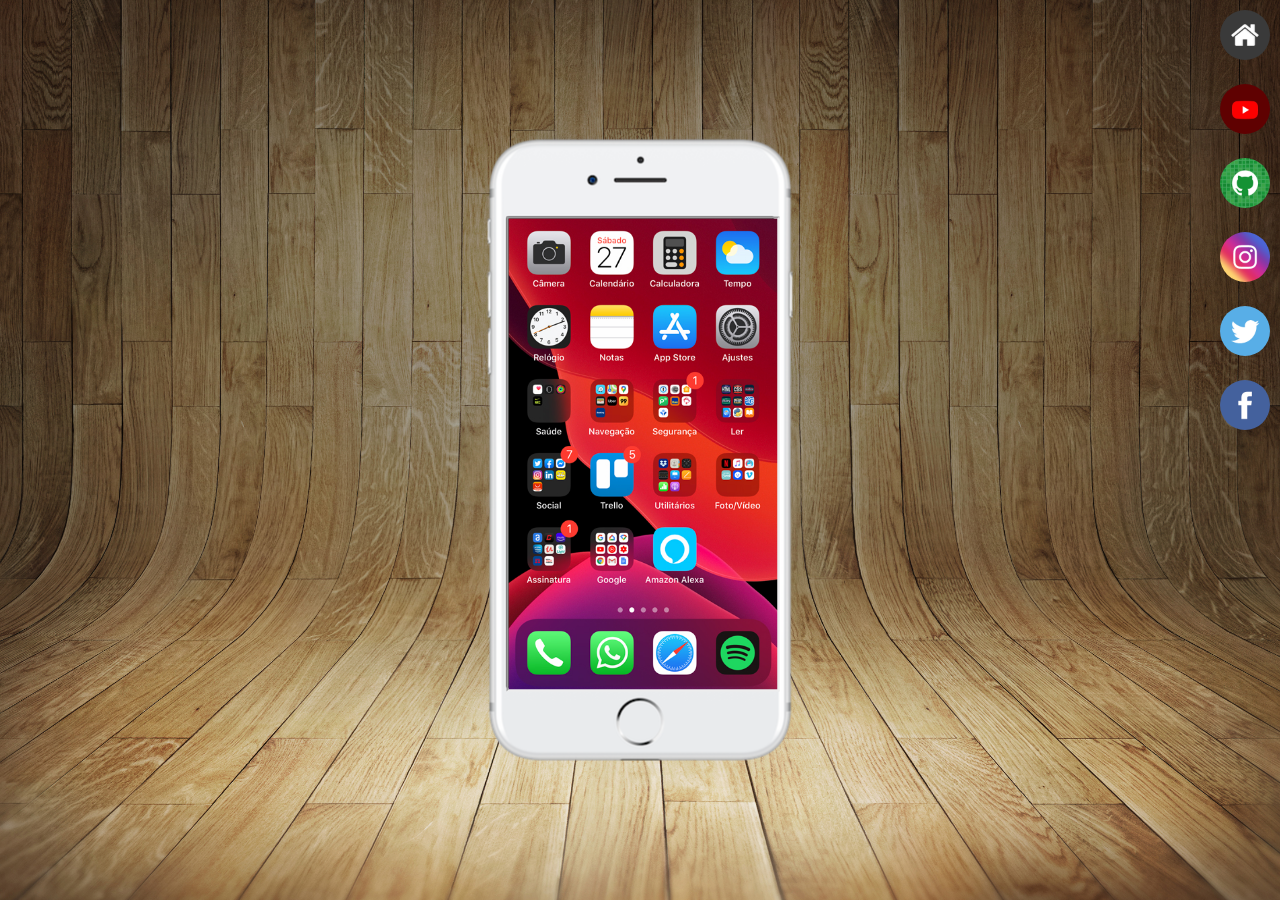
<file: index.html>
<!DOCTYPE html>
<html lang="pt-br">
<head>
    <meta charset="UTF-8">
    <meta name="viewport" content="width=device-width, initial-scale=1.0">
    <title>Projetos Redes Sociais</title>
    <link rel="stylesheet" href="estilos/styles.css">
    <link rel="shortcut icon" href="favicon.ico" type="image/x-icon">
</head>
<body>
    <main>
        <section id="telefone">
            <iframe src="home.html" name="tela" id="tela">
            <iframe src="youtube.html" name="tela" id="tela">
            <iframe src="github.html" name="tela" id="tela">
            <iframe src="instagram.html" name="tela" id="tela">
            <iframe src="twitter.html" name="tela" id="tela">
            <iframe src="facebook.html" name="tela" id="tela">
                <p>Seu navegador não é compatível com iFrames</p>
            </iframe>
        </section>

        <section id="redes-sociais">
            <a href="home.html" target="tela"><img src="imagens/logo-home.jpg" alt="Home"></a>
            <a href="youtube.html" target="tela"><img src="imagens/logo-youtube.jpg" alt="Youtube"></a>
            <a href="github.html" target="tela"><img src="imagens/logo-github.jpg" alt="Github"></a>
            <a href="instagram.html" target="tela"><img src="imagens/logo-instagram.jpg" alt="Instagram"></a>
            <a href="twitter.html" target="tela"><img src="imagens/logo-twitter.jpg" alt="X (Twitter)"></a>
            <a href="facebook.html" target="tela"><img src="imagens/logo-facebook.jpg" alt="Facebook"></a>
        </section>
    </main>
</body>
</html>
</file>
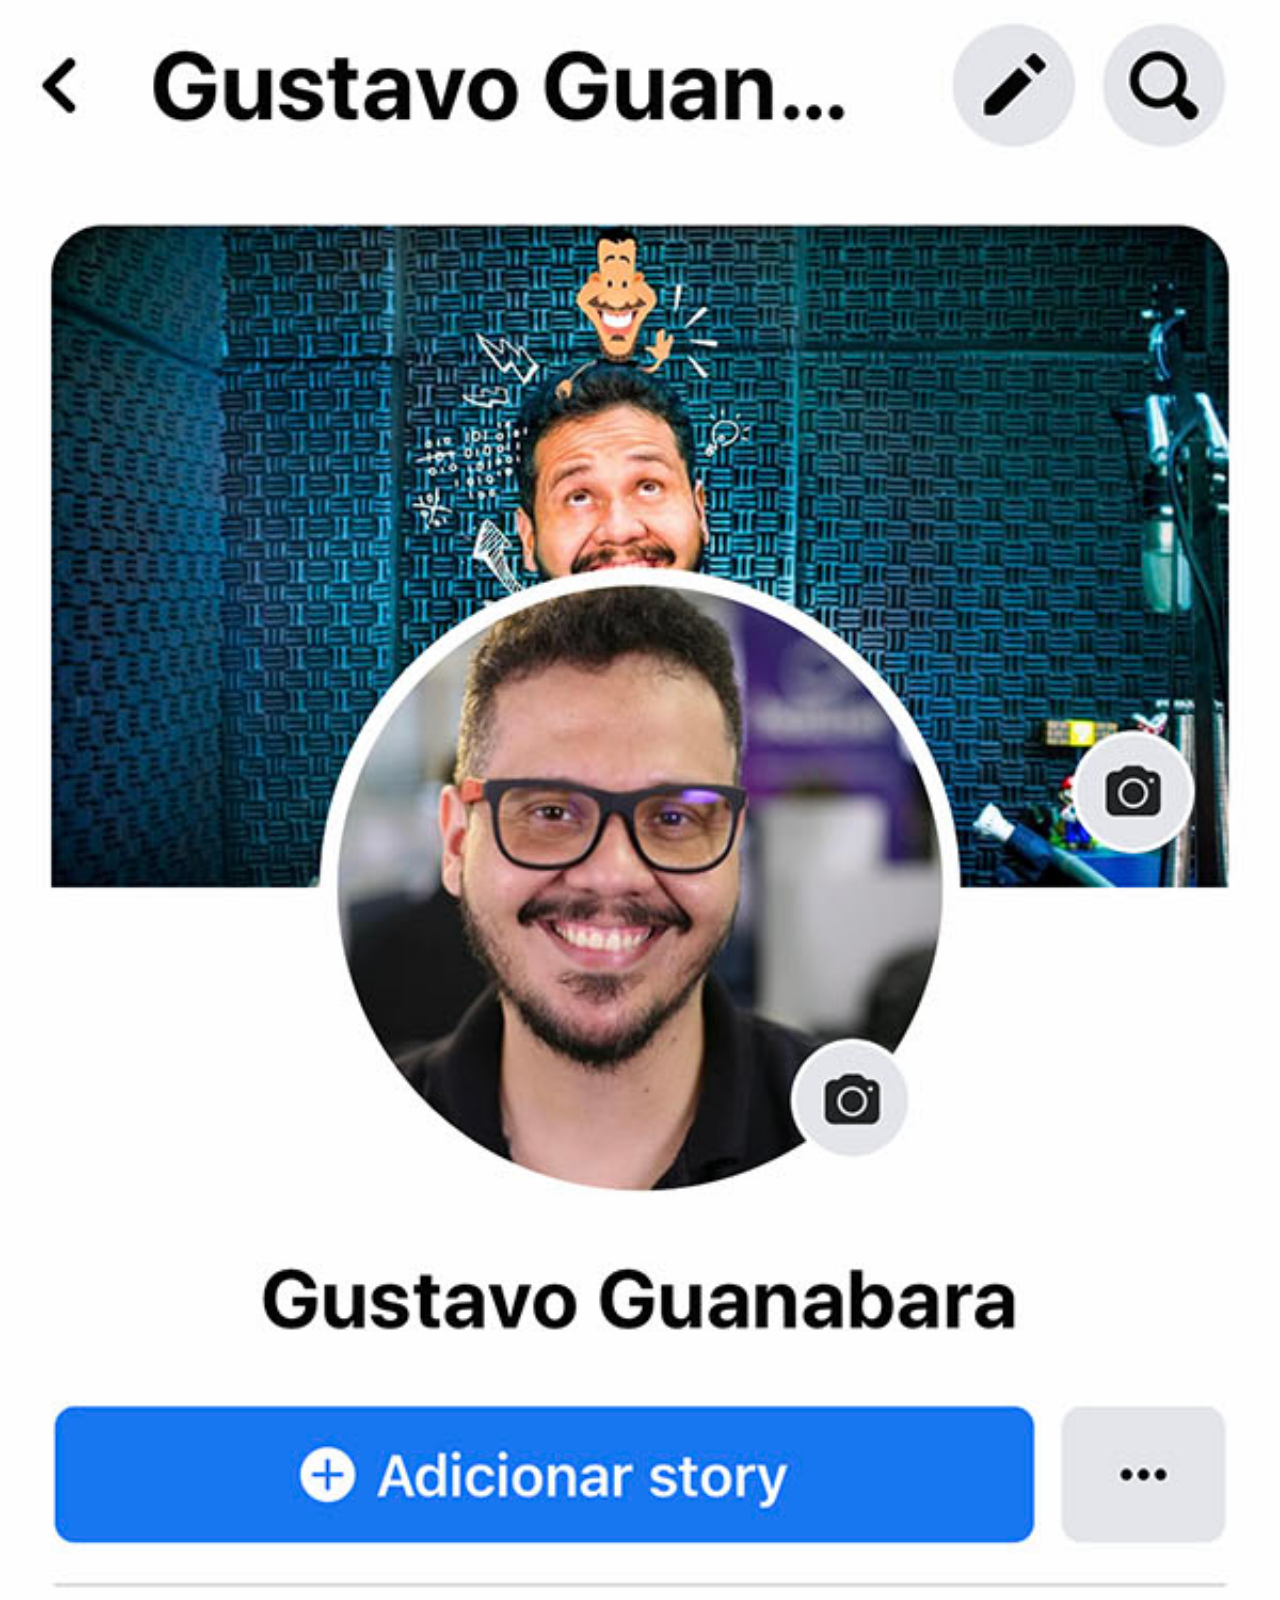
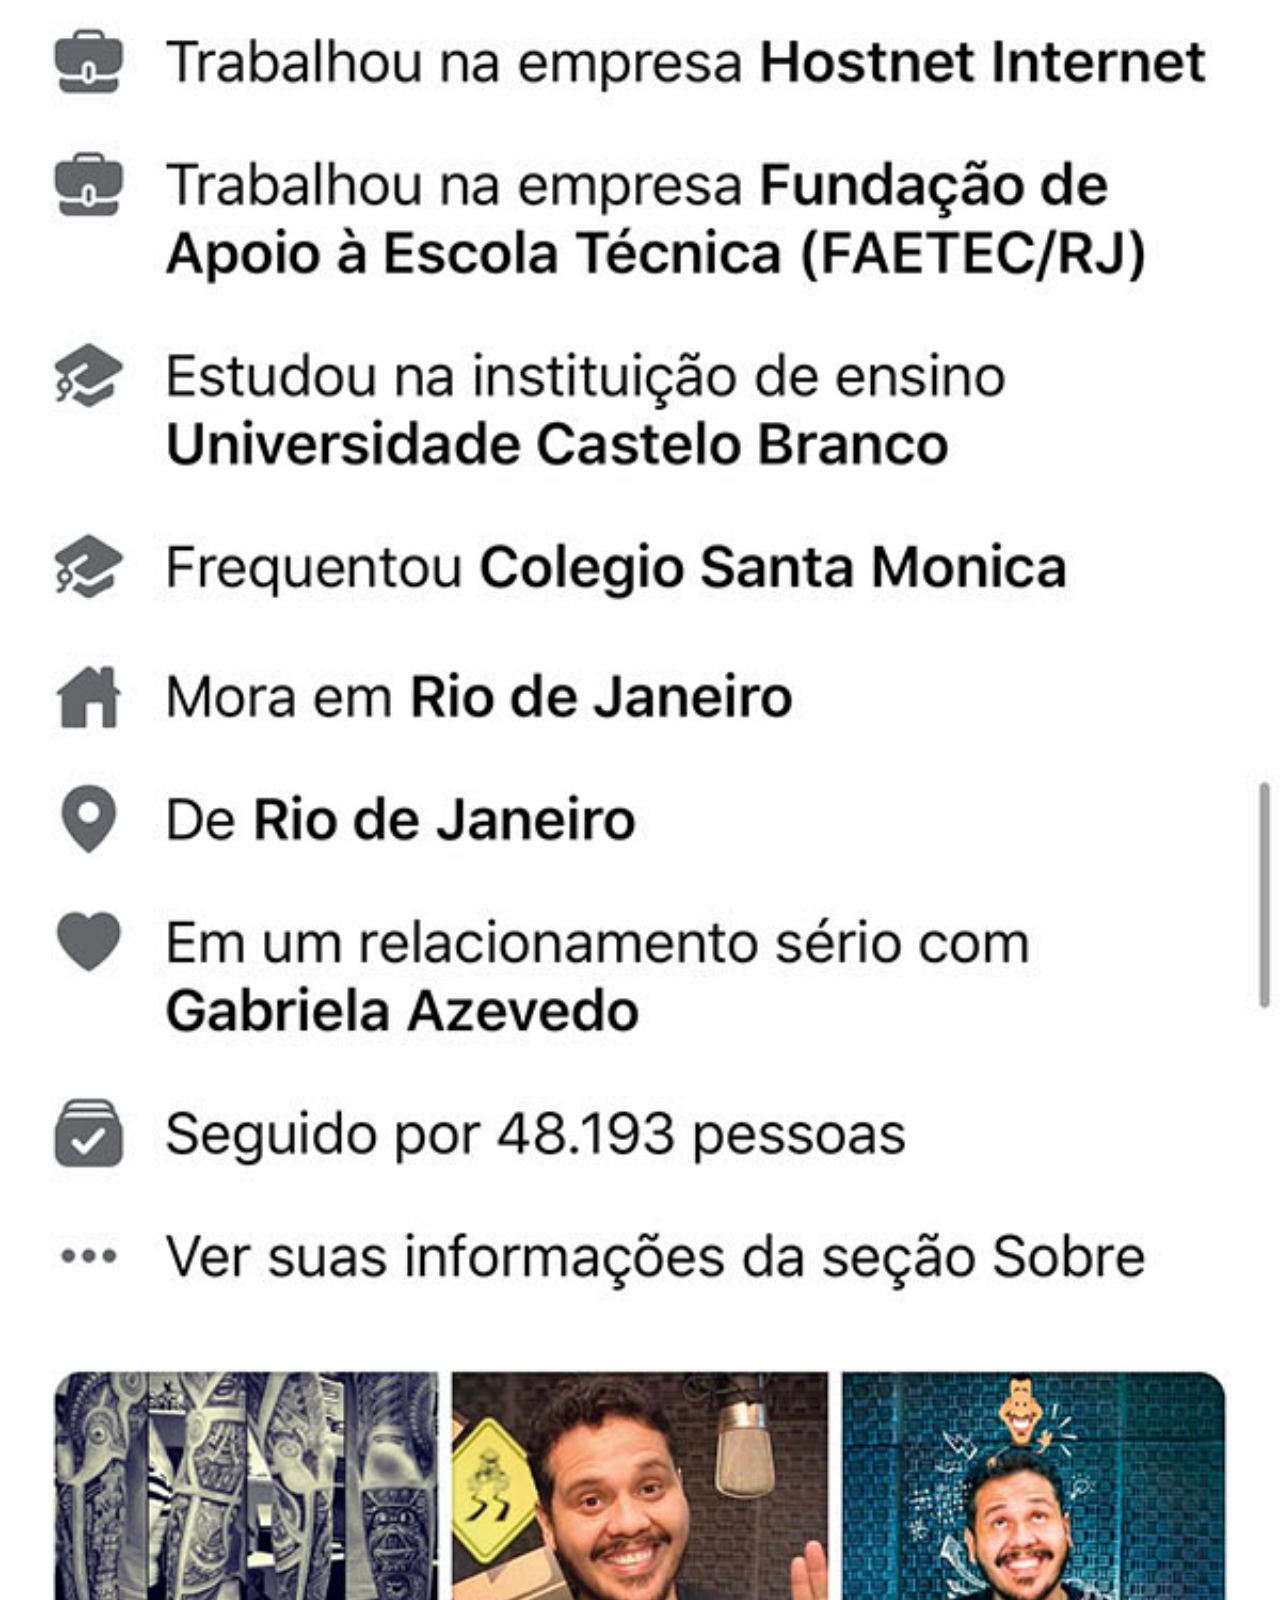
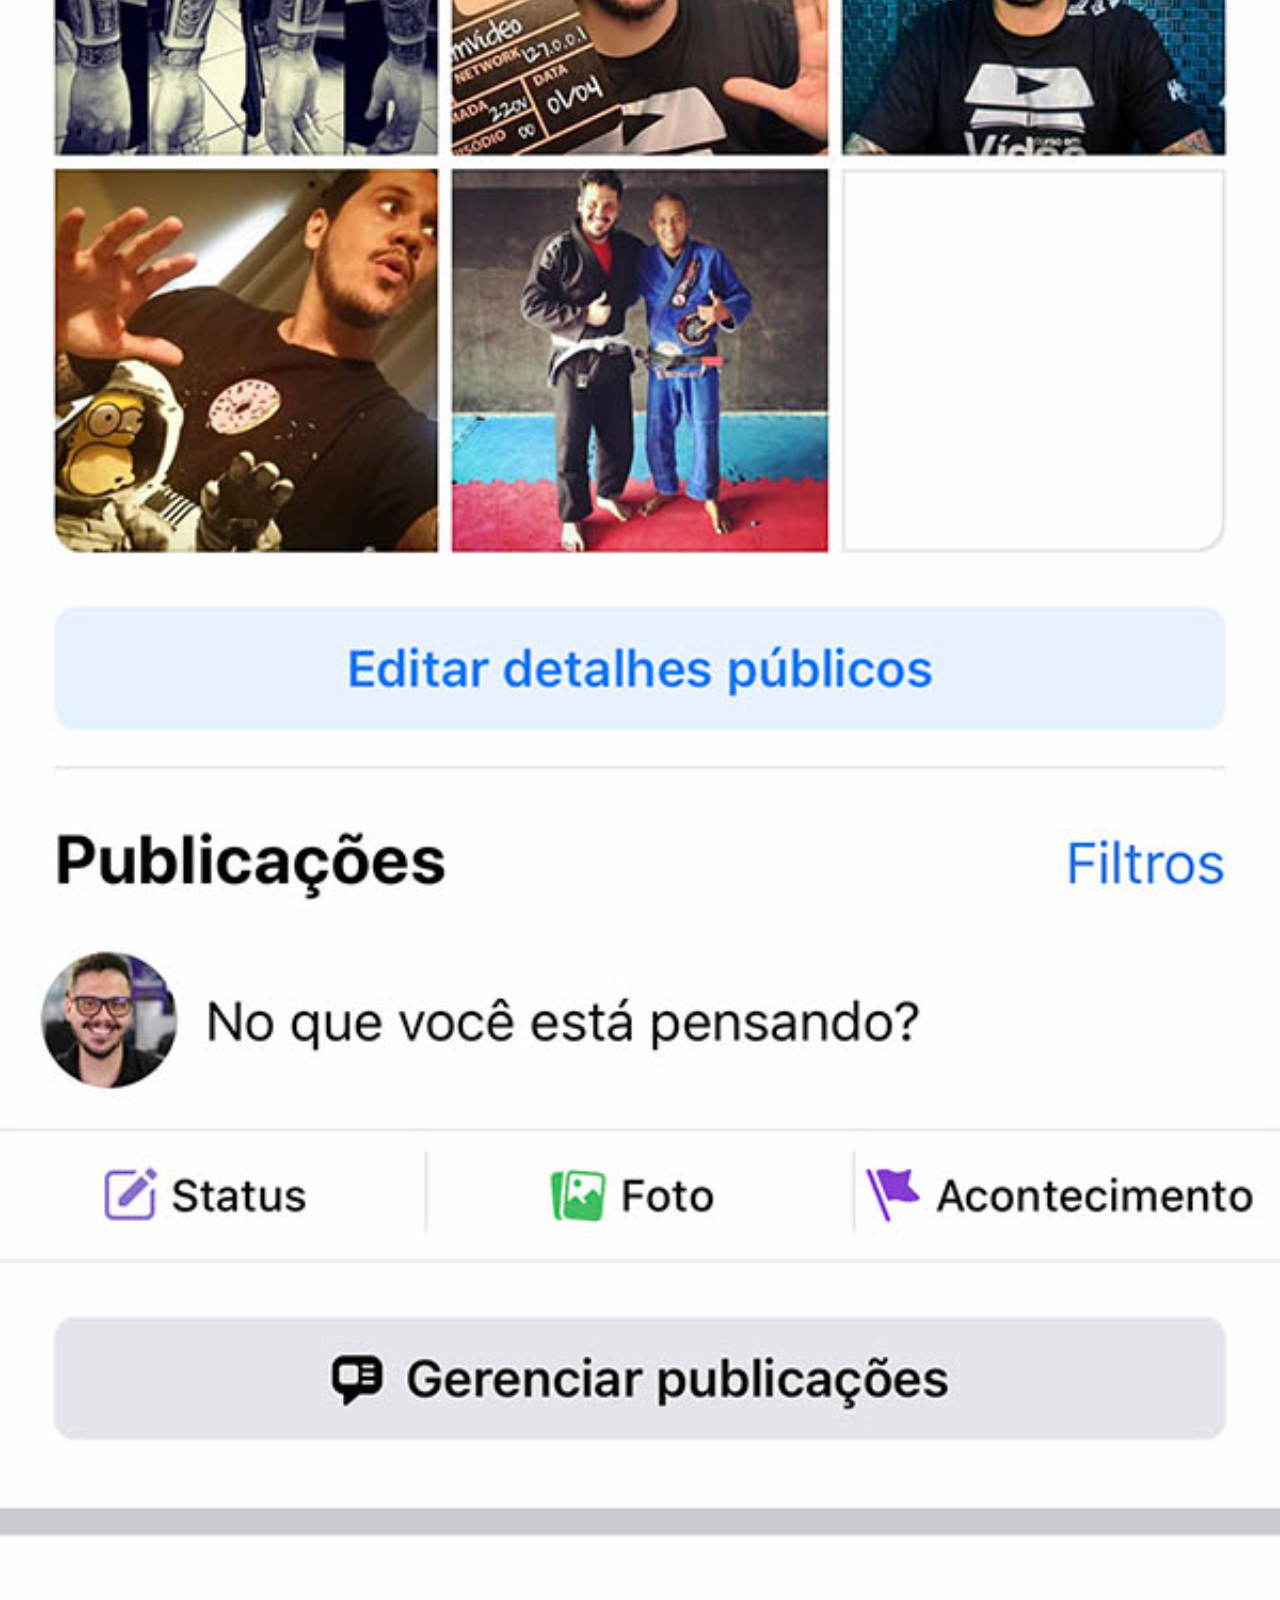
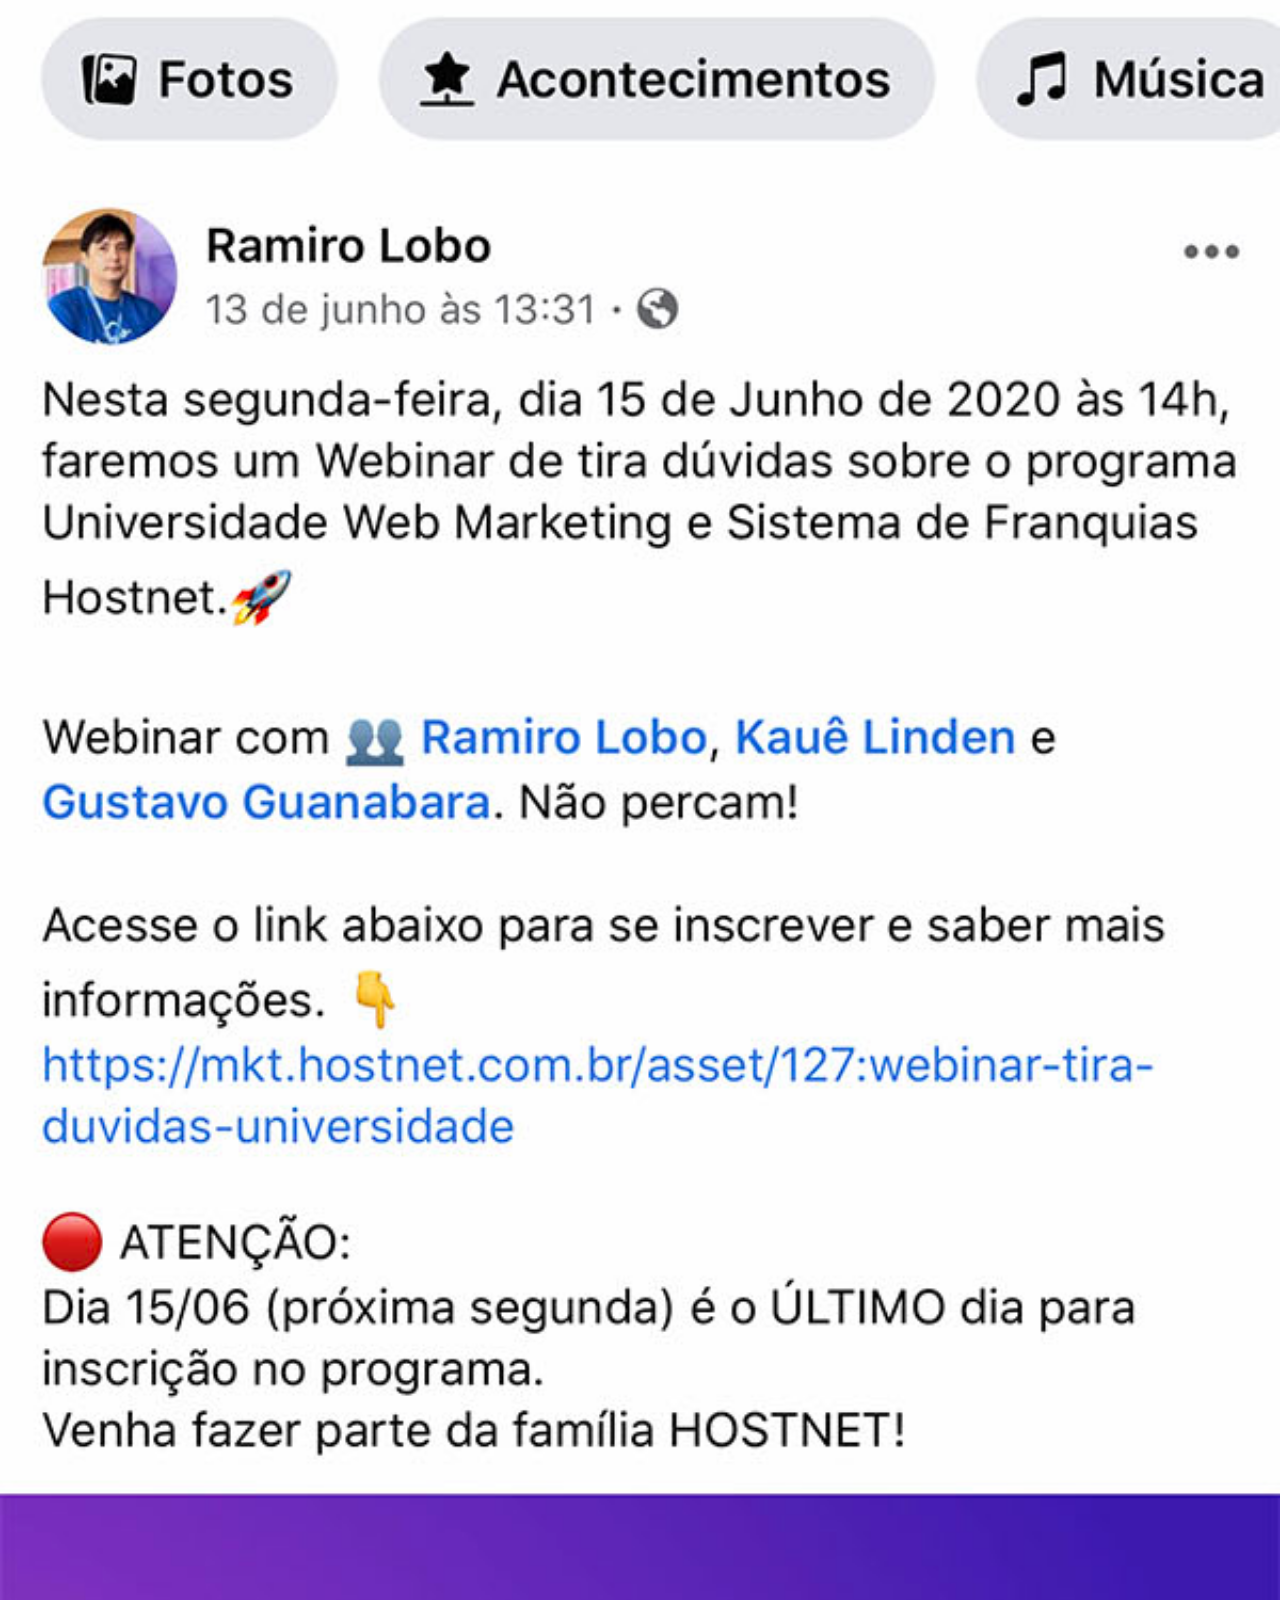
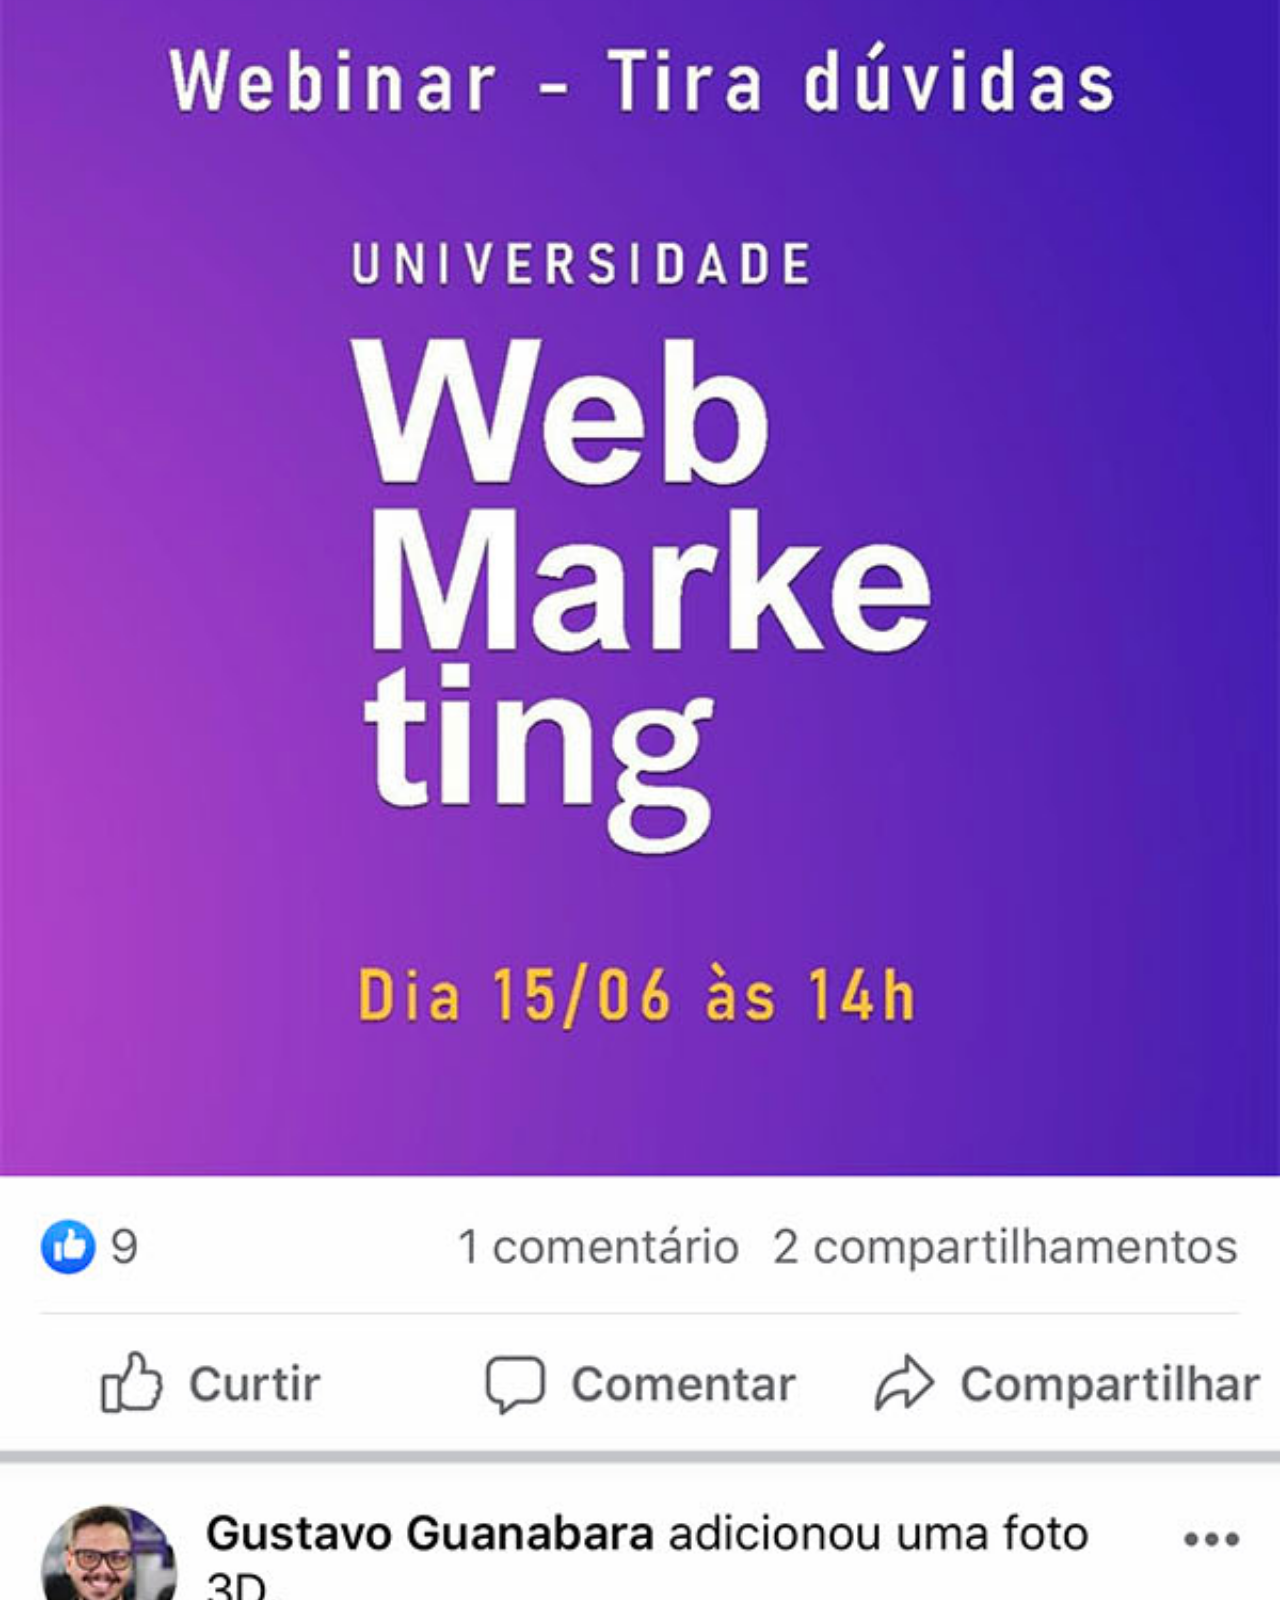
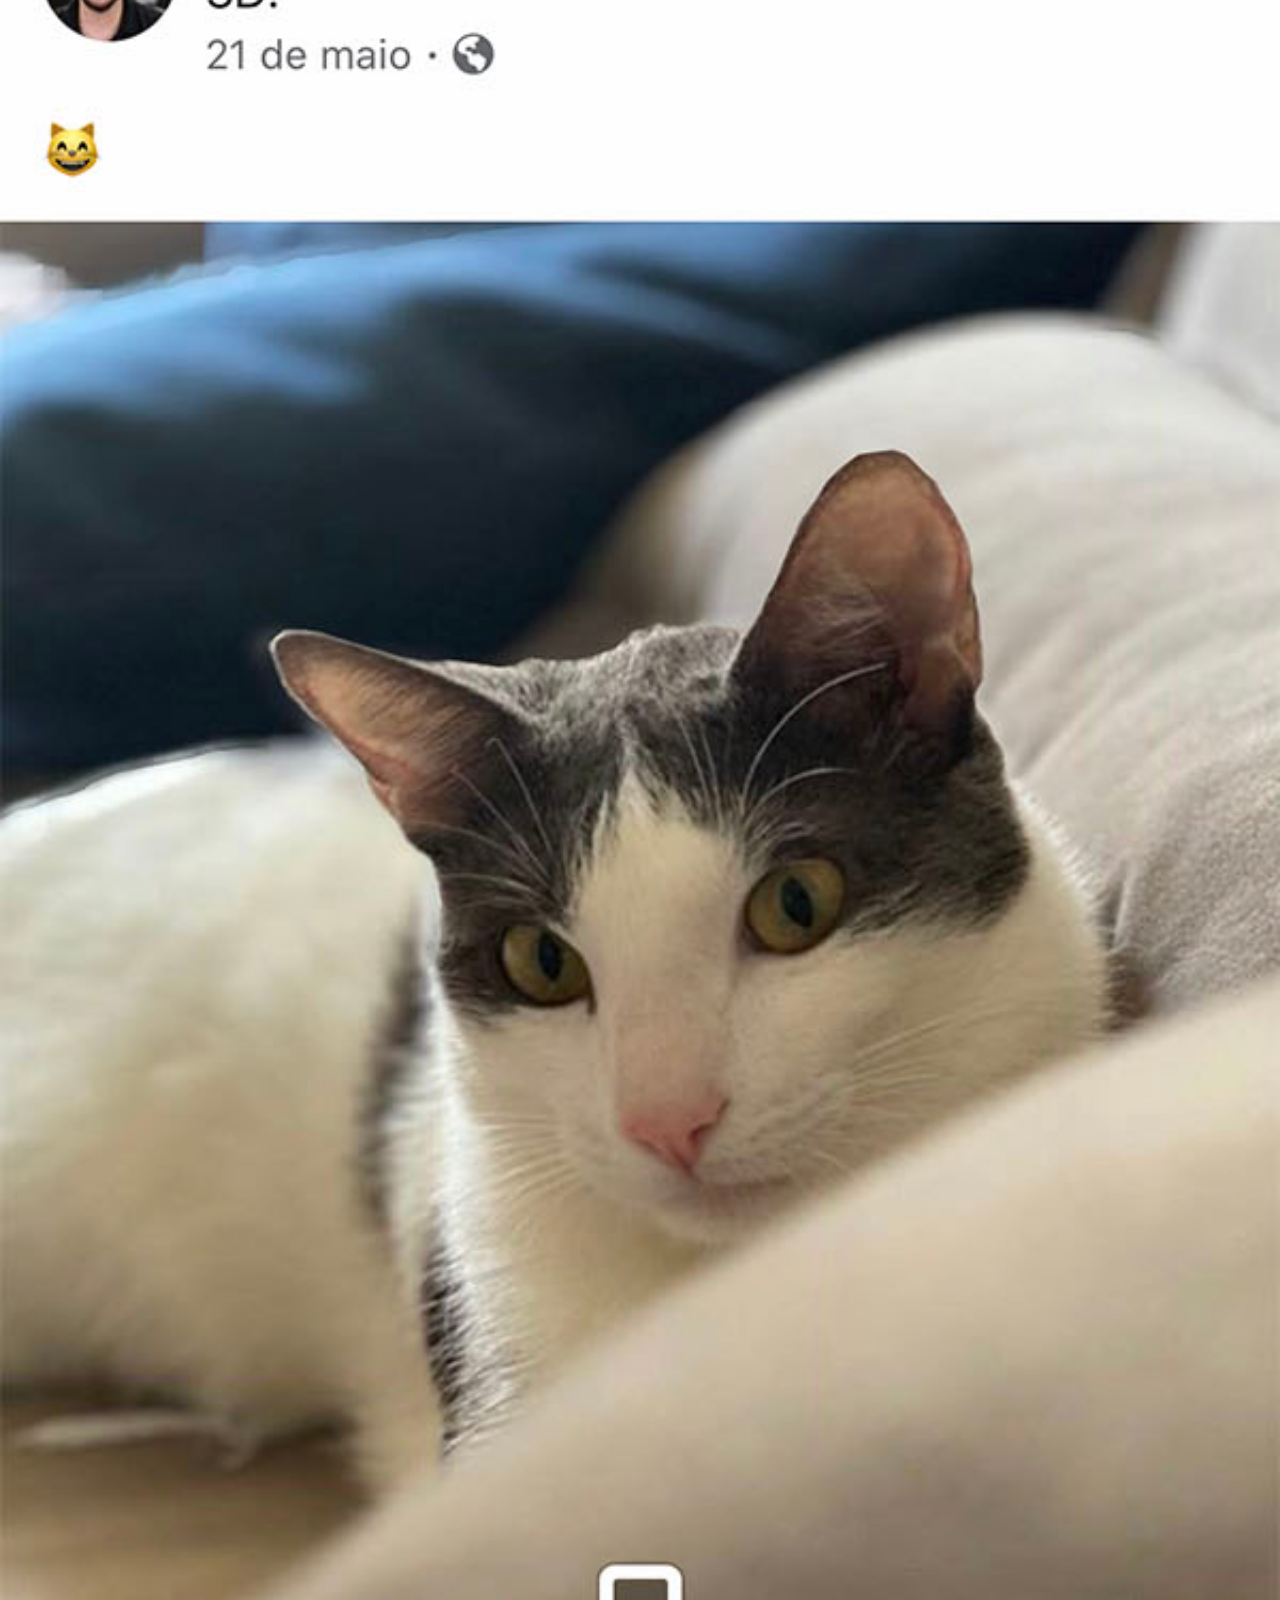
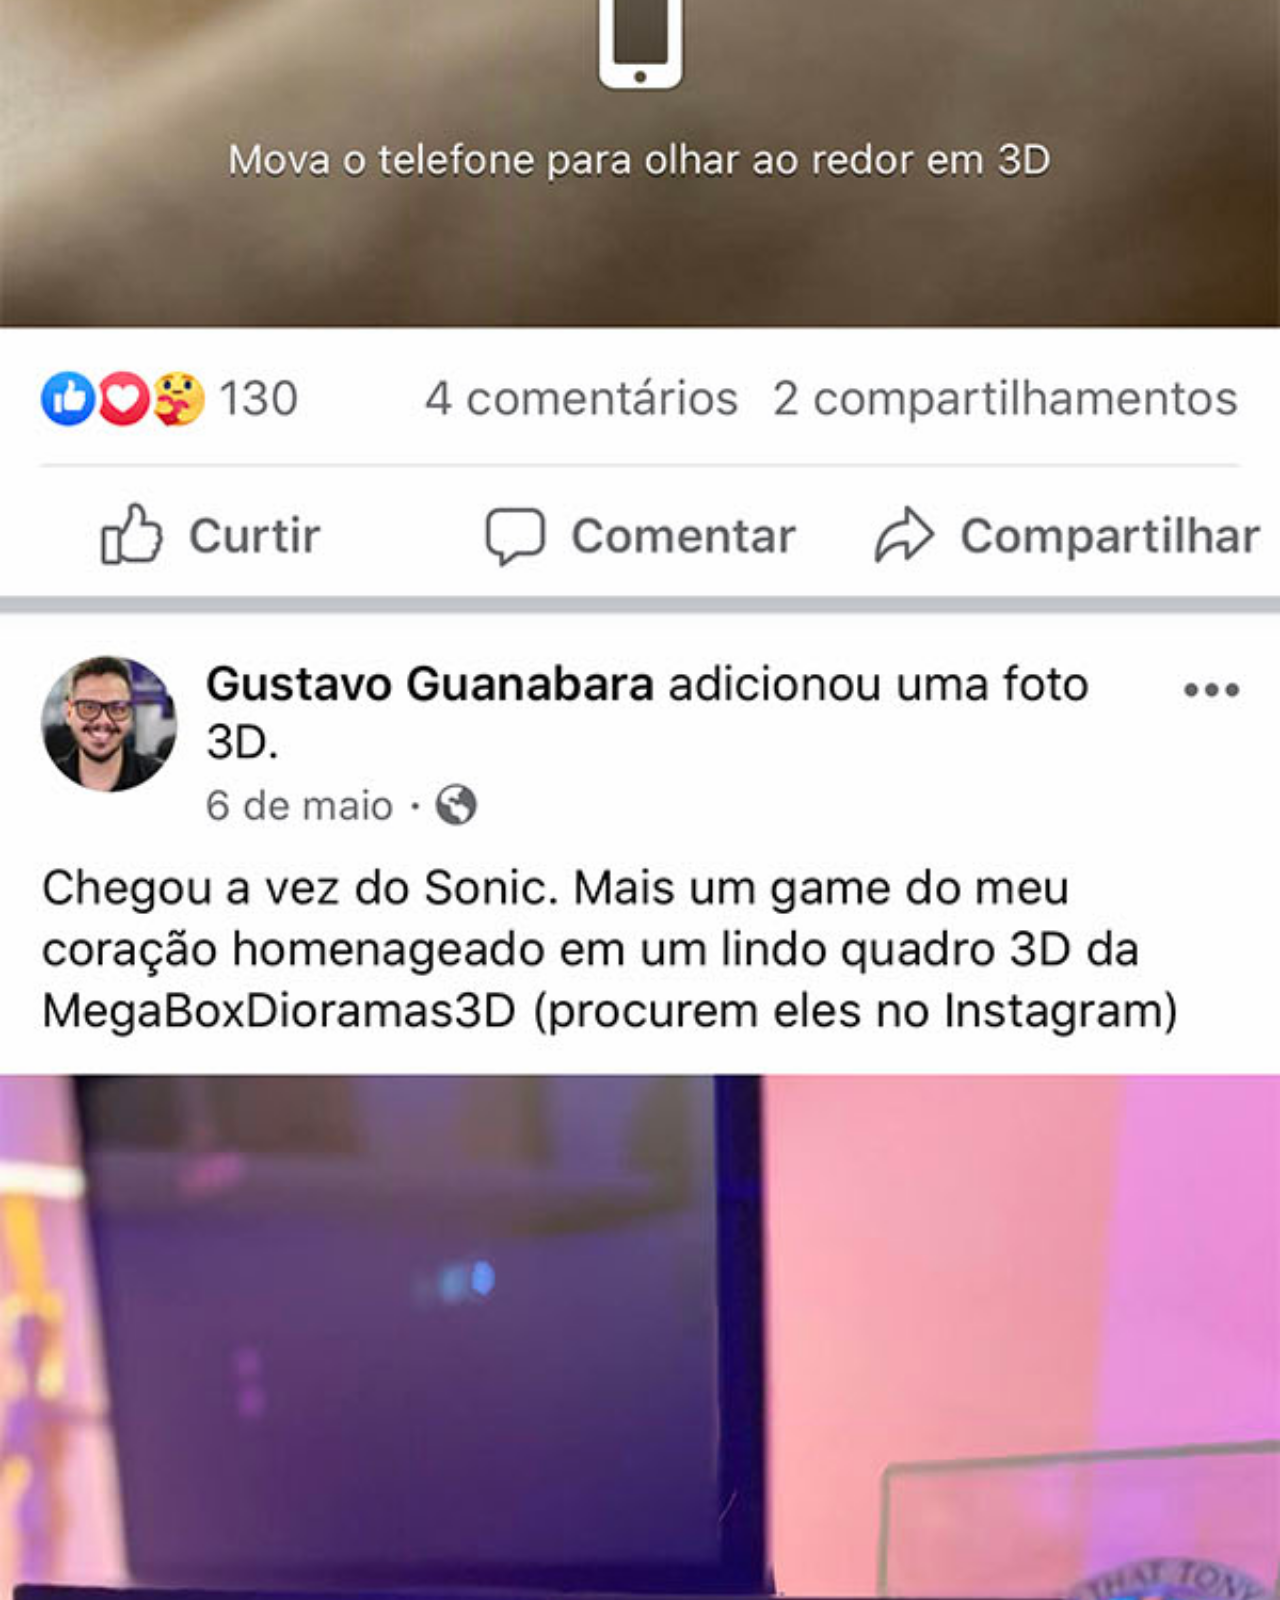
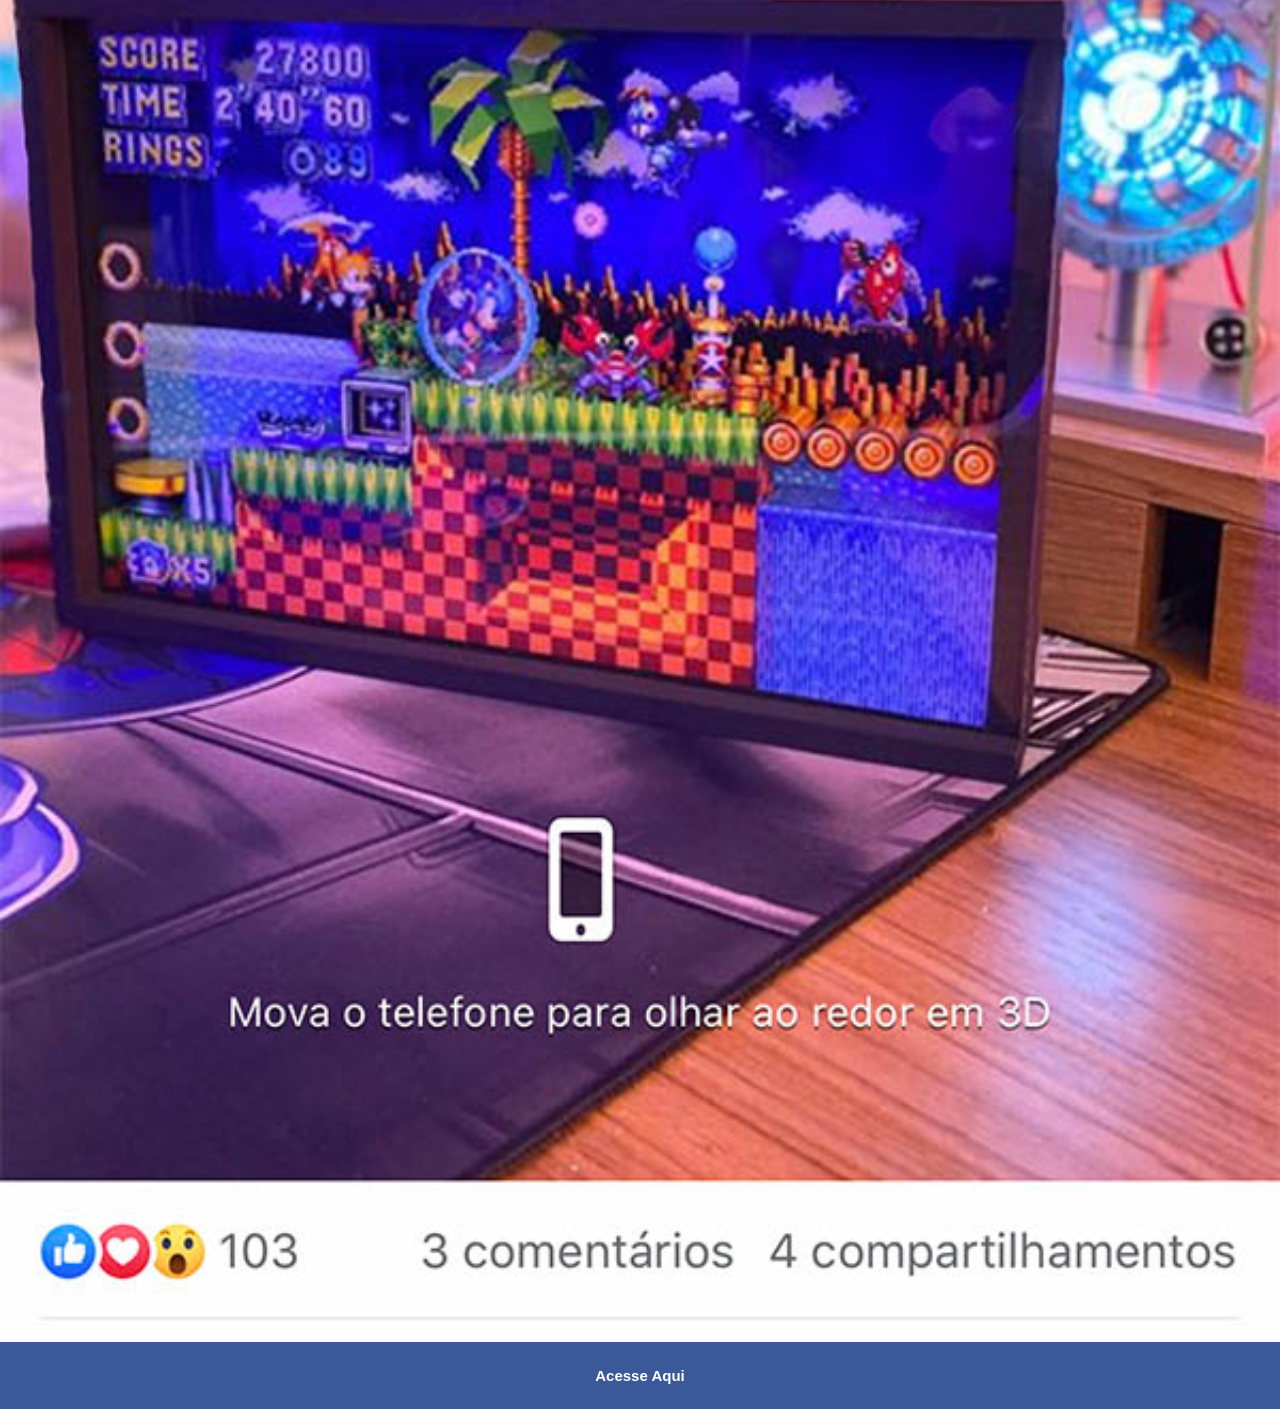
<file: facebook.html>
<!DOCTYPE html>
<html lang="pt-br">
<head>
    <meta charset="UTF-8">
    <meta name="viewport" content="width=device-width, initial-scale=1.0">
    <title>Facebook</title>
</head>
  <style>
    * {
        margin: 0px;
        padding: 0px;
        font-family: Arial, Helvetica, sans-serif;
    }
    ::-webkit-scrollbar { /* Pseudoclasse para esconder as barra laterais*/
        display: none;
    }
    img {
        width: 100vw;
    }

    a {
        display: block; /* Transforma o link em um bloco para ocupar toda a largura */
        padding: 25px;
        background-color: #3b5998; /* Cor de fundo do Facebook */
        text-align: center;
        text-decoration: none;
        font-weight: bold;
        font-size: 15px;
        color: white;
    }
</style>
<body>
    <img src="imagens/tela-facebook.jpg">
    <a href="https://www.facebook.com/gustavoguanabara/?locale=pt_BR">Acesse Aqui</a>
</body>
</html>
</file>
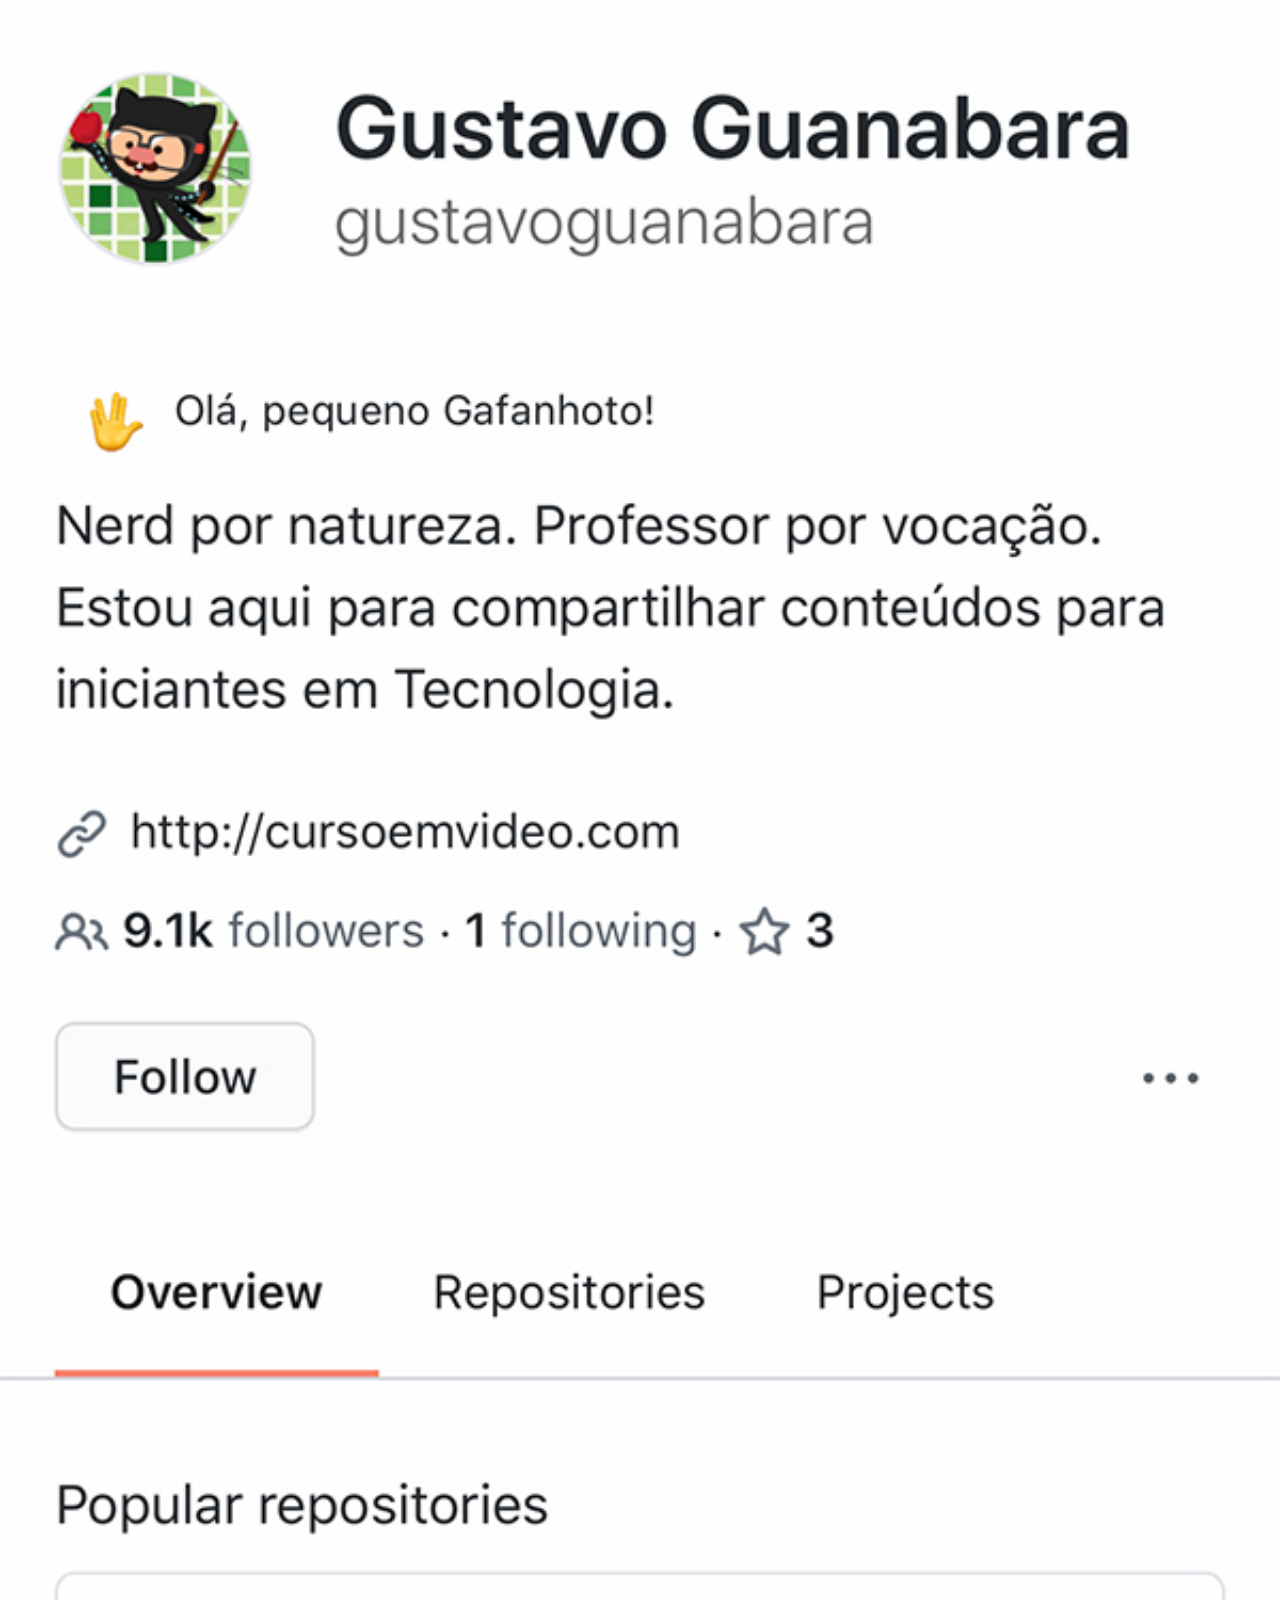
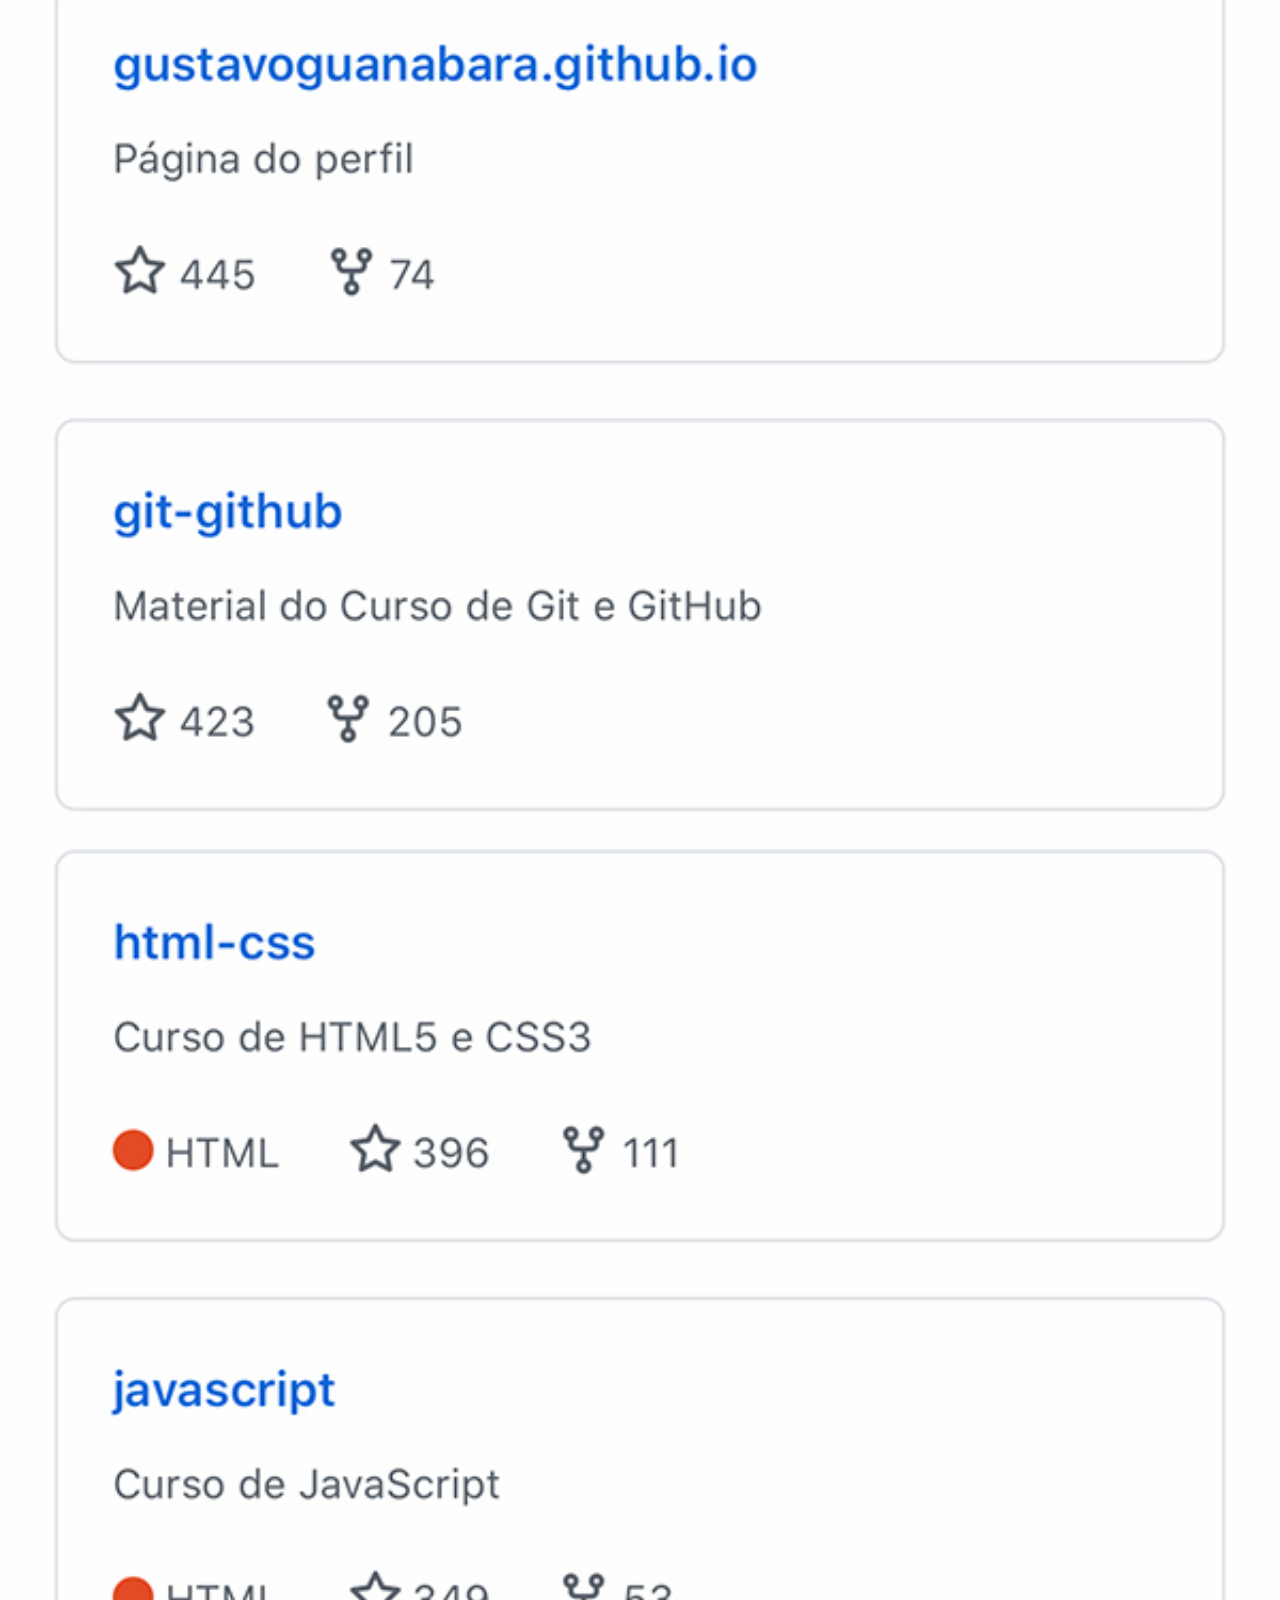
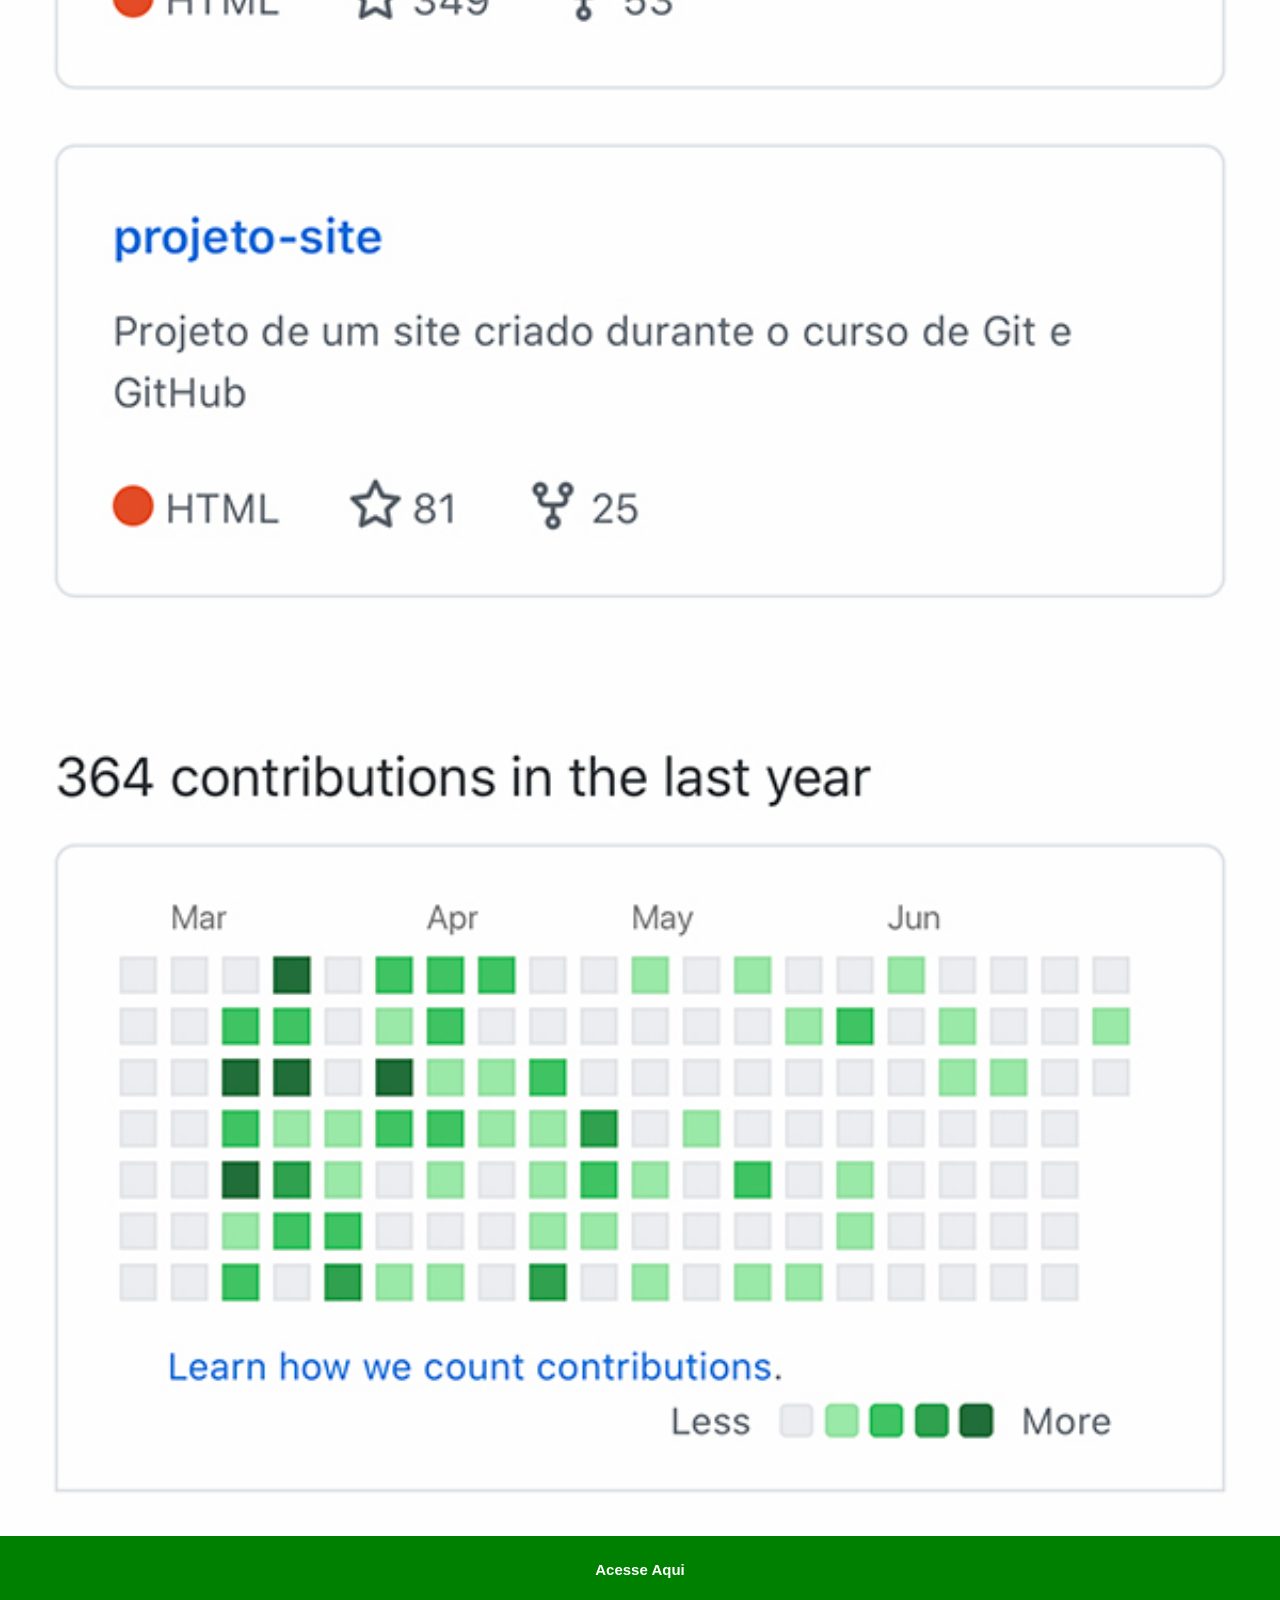
<file: github.html>
<!DOCTYPE html>
<html lang="pt-br">
<head>
    <meta charset="UTF-8">
    <meta name="viewport" content="width=device-width, initial-scale=1.0">
    <title>GitHub</title>
</head>
<style>
    * {
        margin: 0px;
        padding: 0px;
        font-family: Arial, helvetica, sans-serif;
        }

        ::-webkit-scrollbar { /* Estiliza a barra de rolagem para navegadores baseados em WebKit */
            width: 0px;
            padding: 0px;
        }

        img {
            width: 100vw;
        }

        a {
            display: block;
            padding: 25px;
            background-color: green;
            font-weight: bold;
            font-size: 15px;
            text-align: center;
            text-decoration: none;
            color: white;
            
        }
    
</style>
<body>
    <img src="imagens/tela-github.jpg" alt="GitHub">
    <a href="https://github.com/professorguanabara" target="_blank">Acesse Aqui</a>
</body>
</html>
</file>
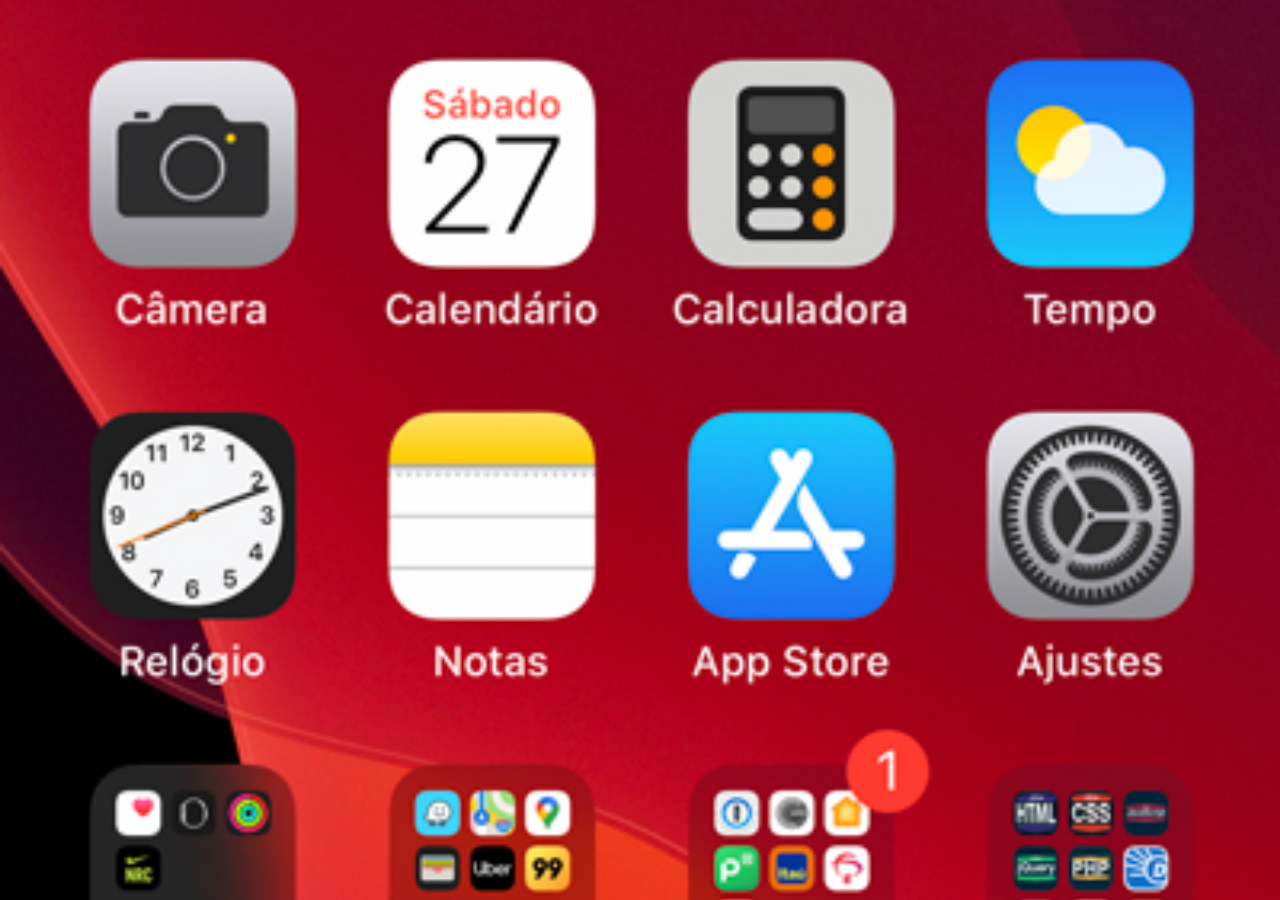
<file: home.html>
<!DOCTYPE html>
<html lang="pt-br">
<head>
    <meta charset="UTF-8">
    <meta name="viewport" content="width=device-width, initial-scale=1.0">
    <title>Home</title>

</head>

<style>
    * {
        margin: 0px;
        padding: 0px;
    }

    body {
        height: 100vh;
        width: 100vw;
        background: url(imagens/tela-home.jpg) no-repeat top center;
        background-size: cover;
    }
</style>
<body>
</body>
</html>
</file>
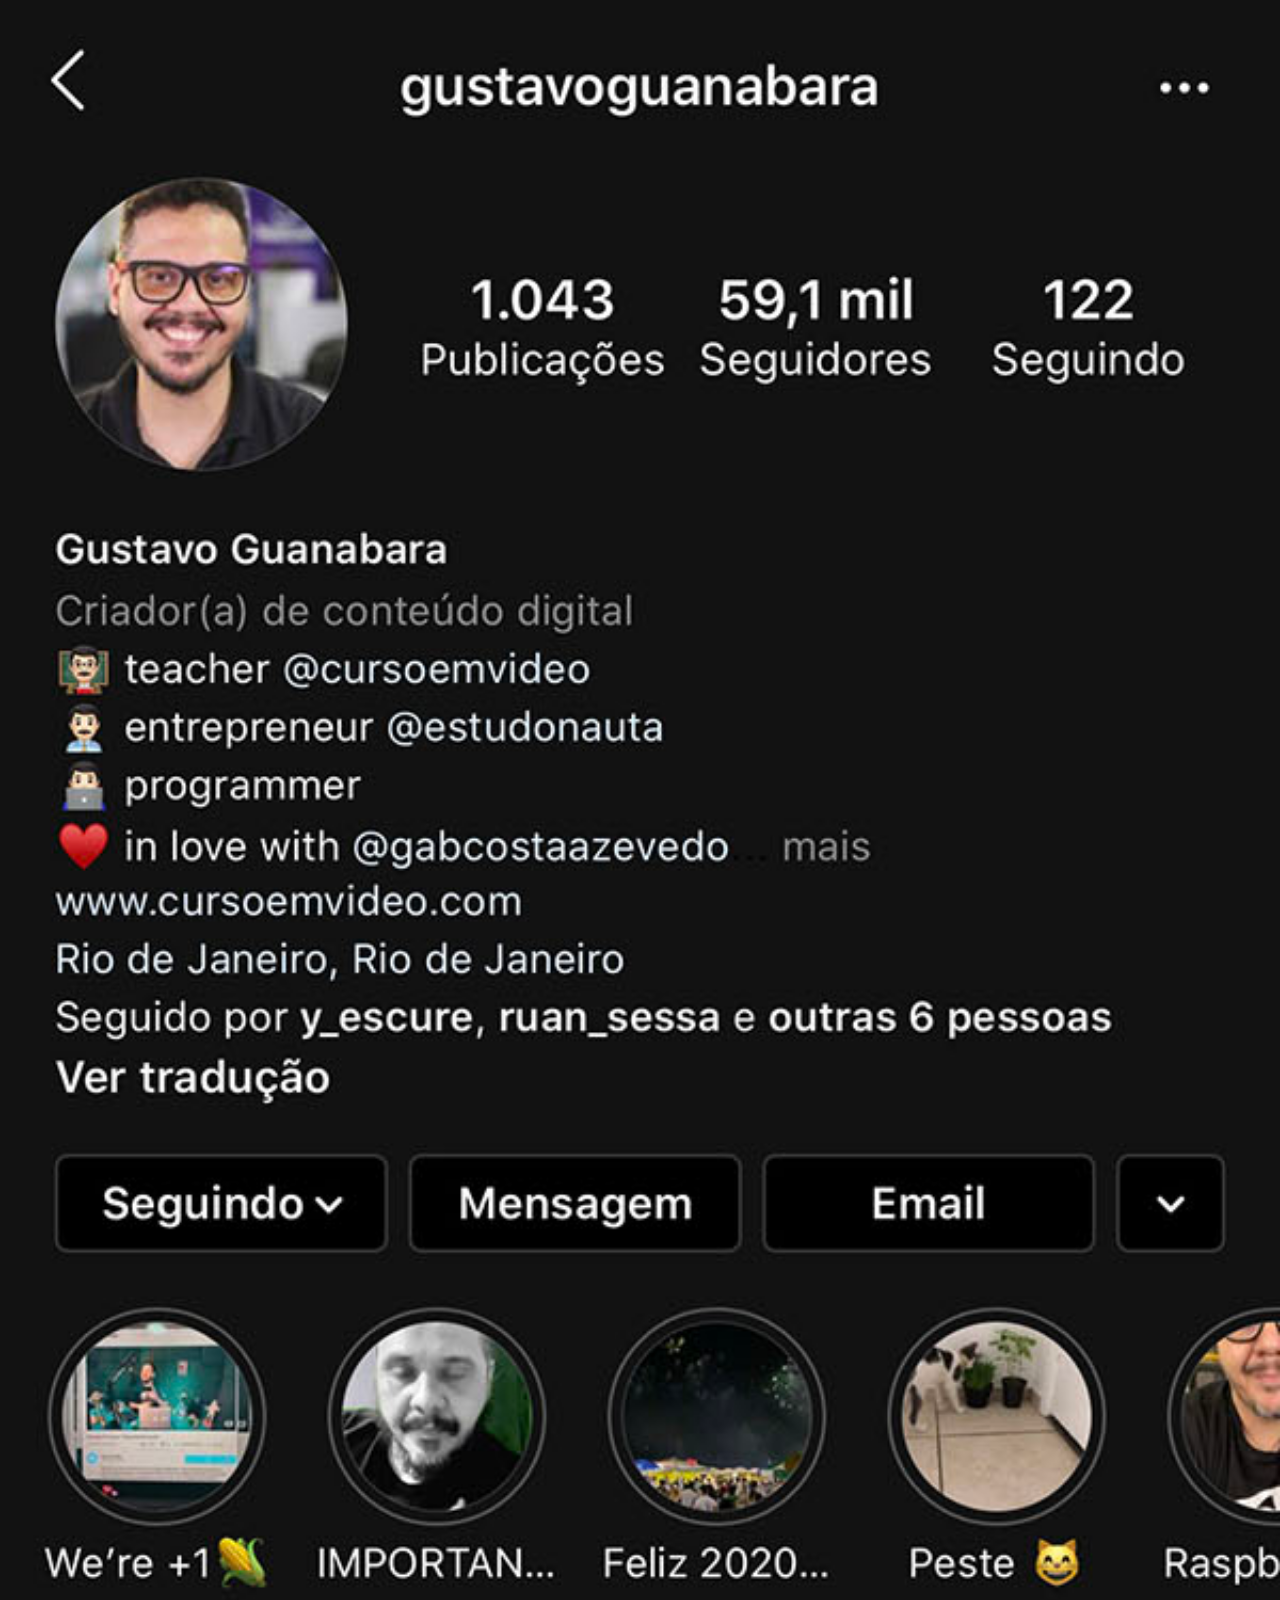
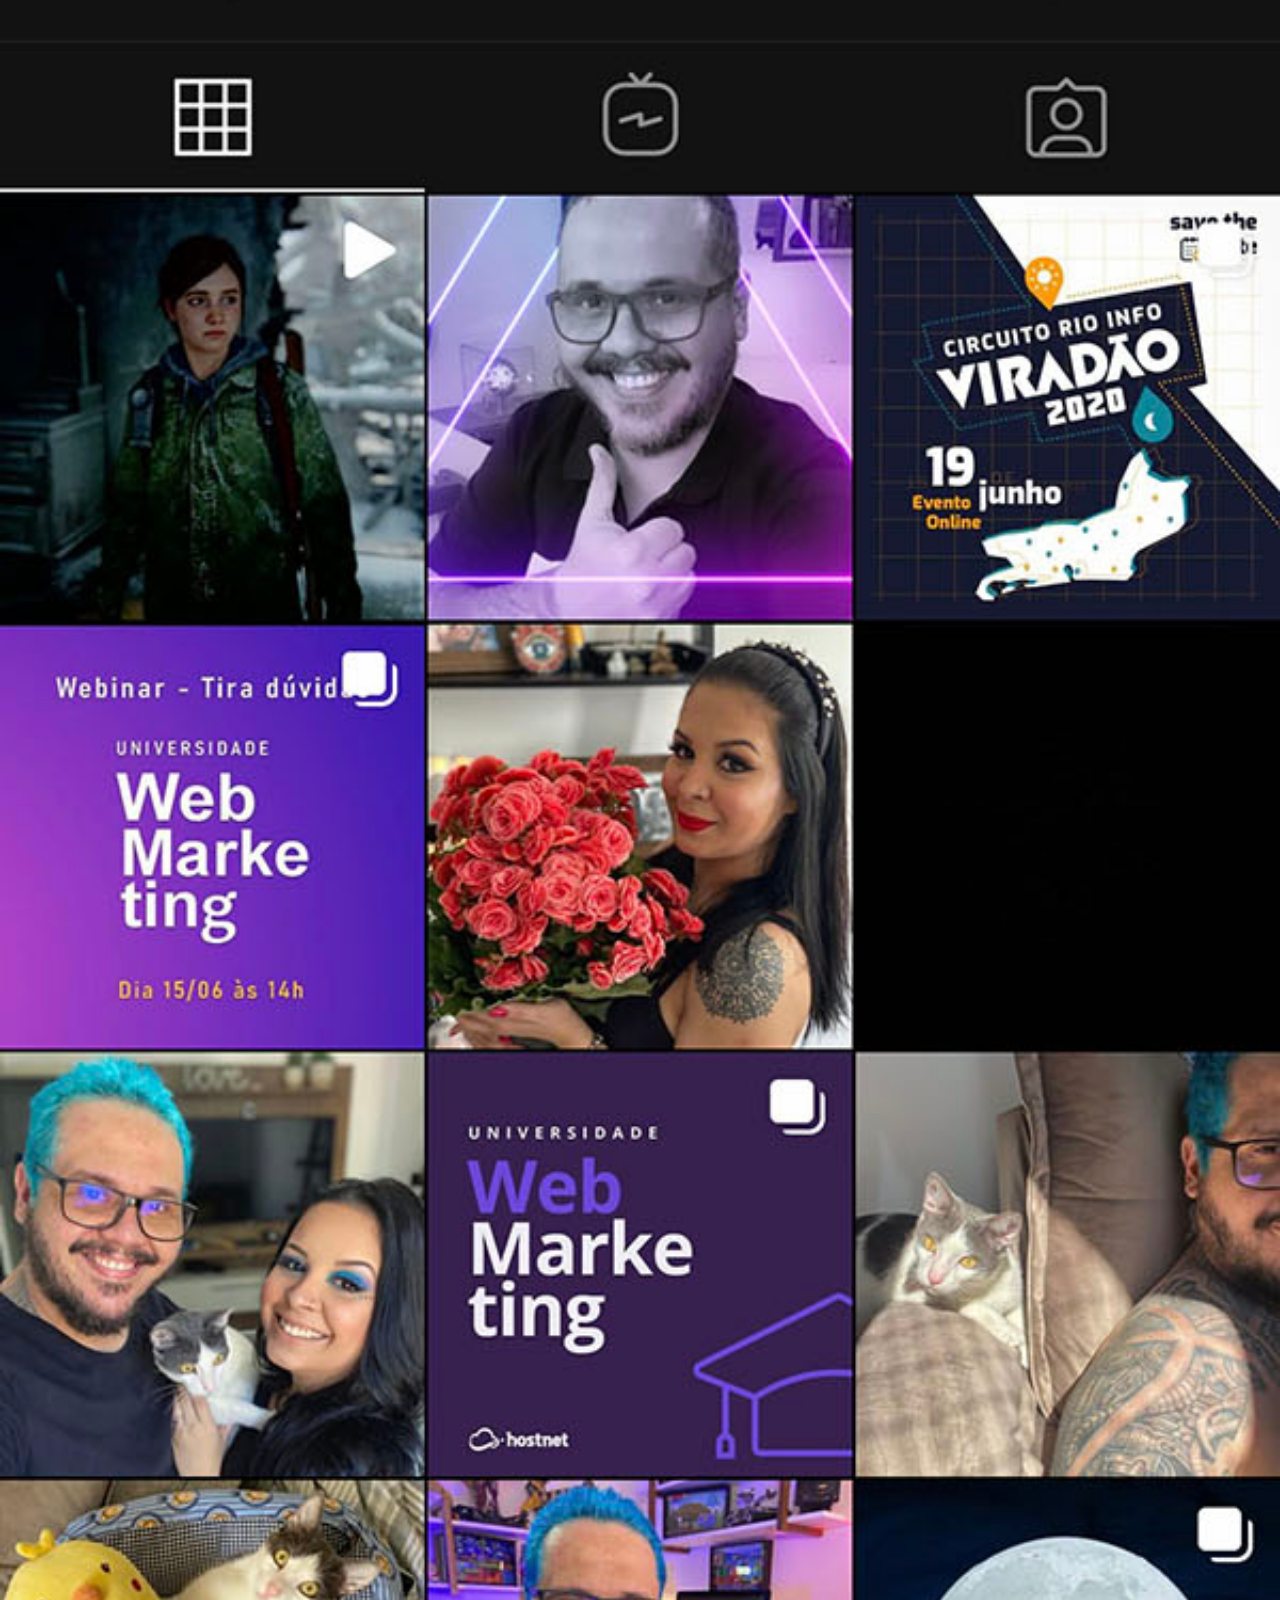
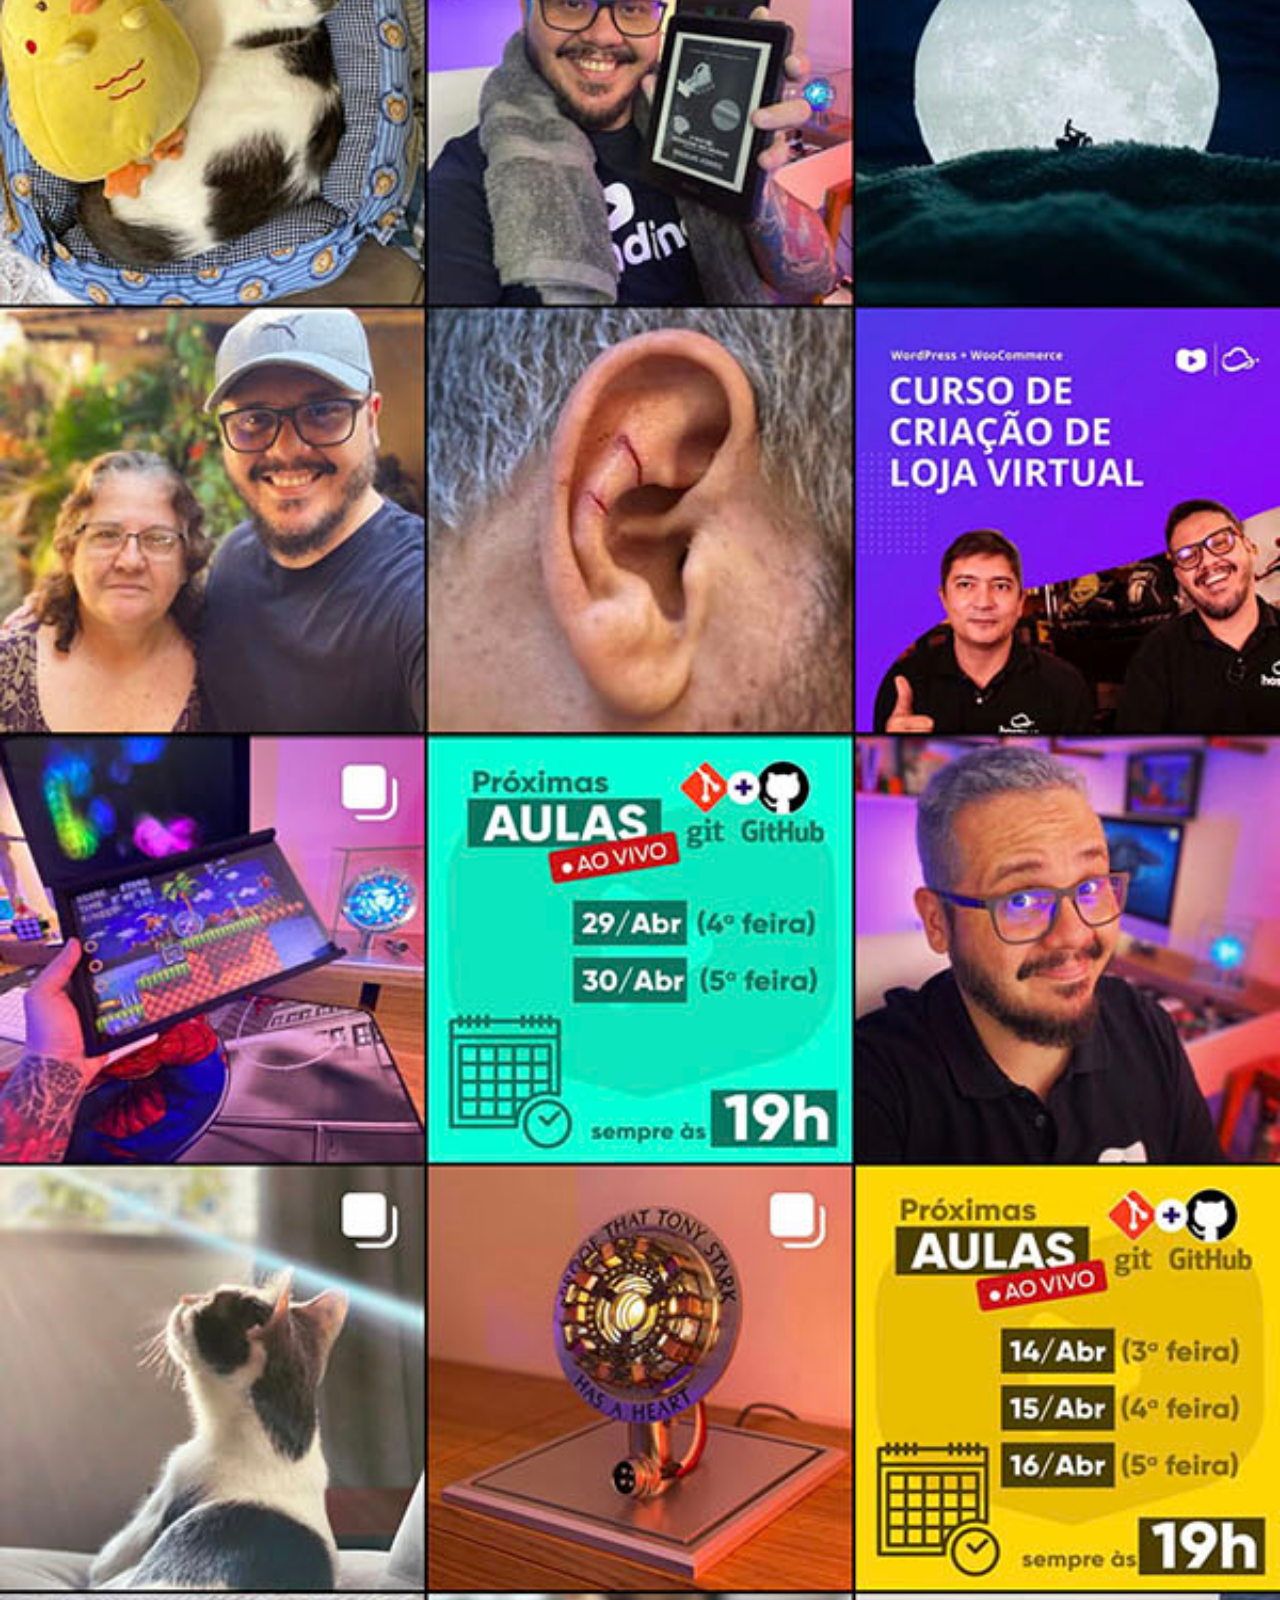
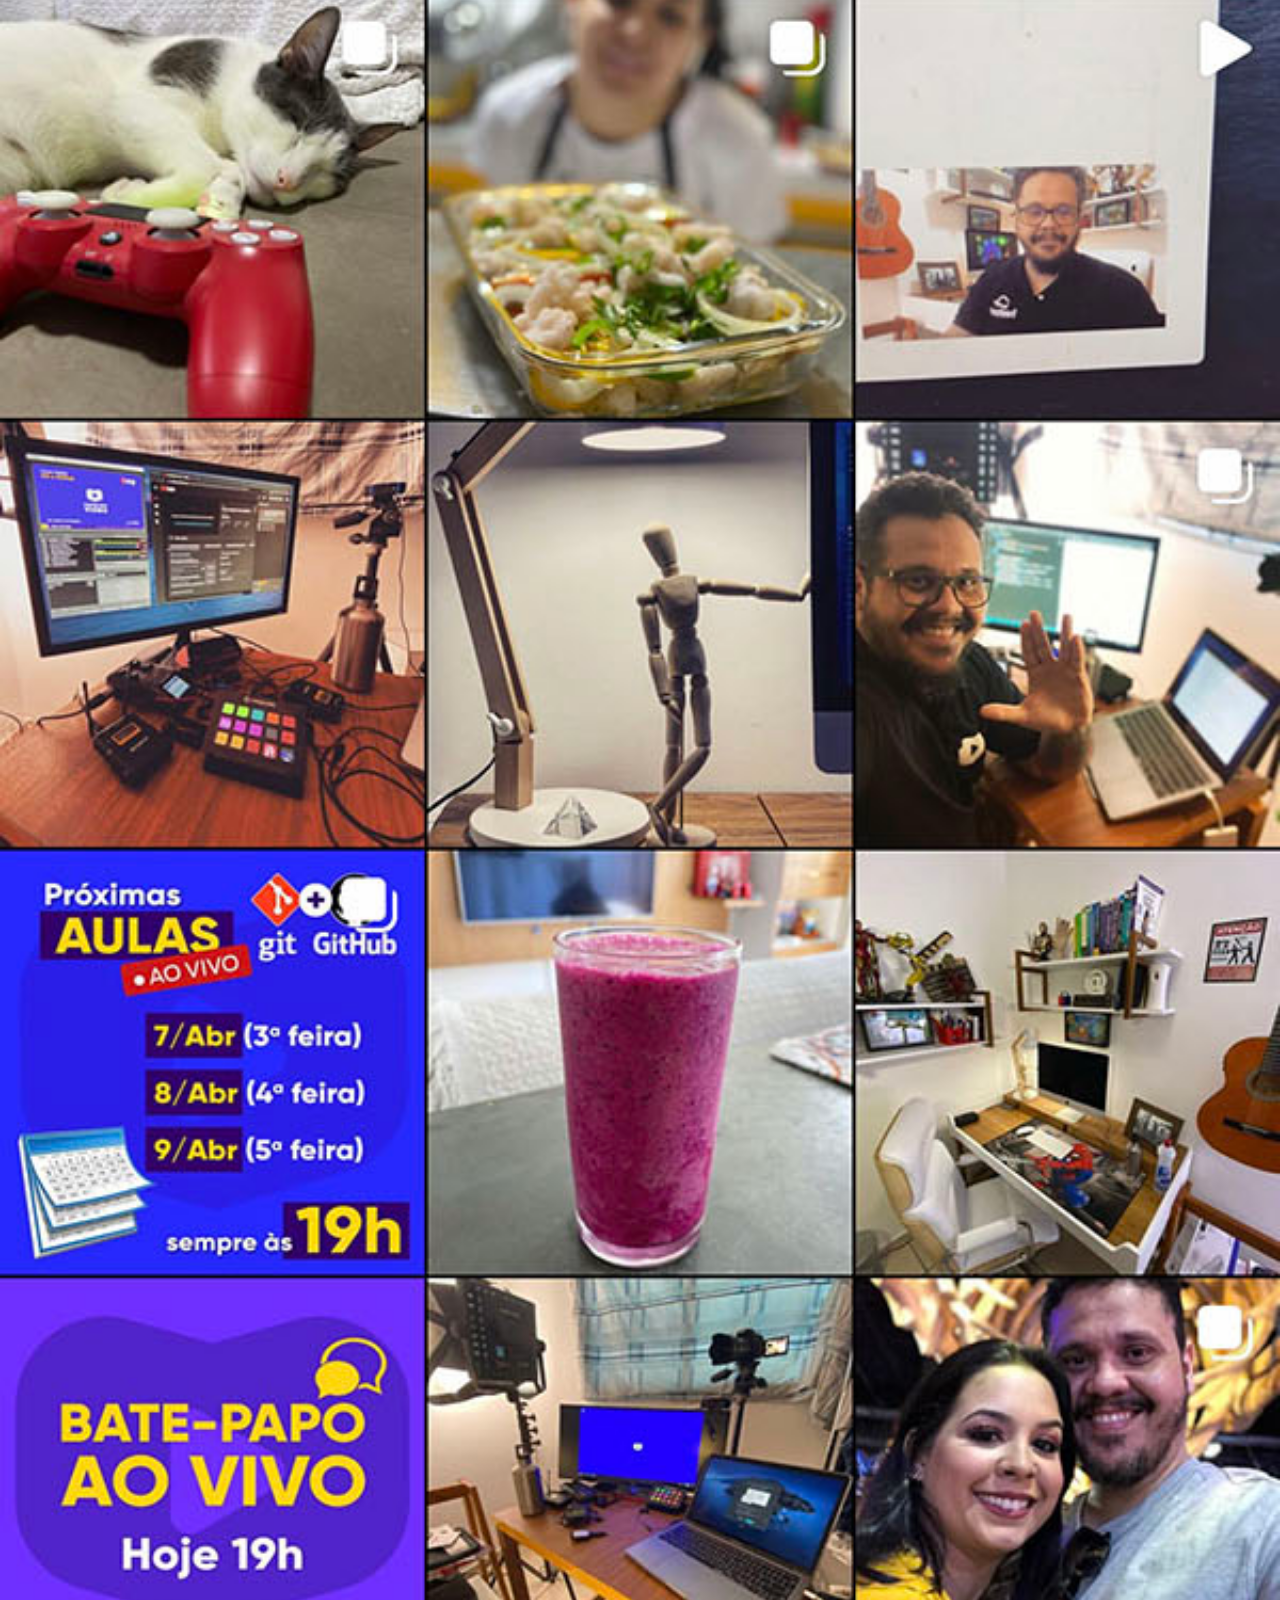
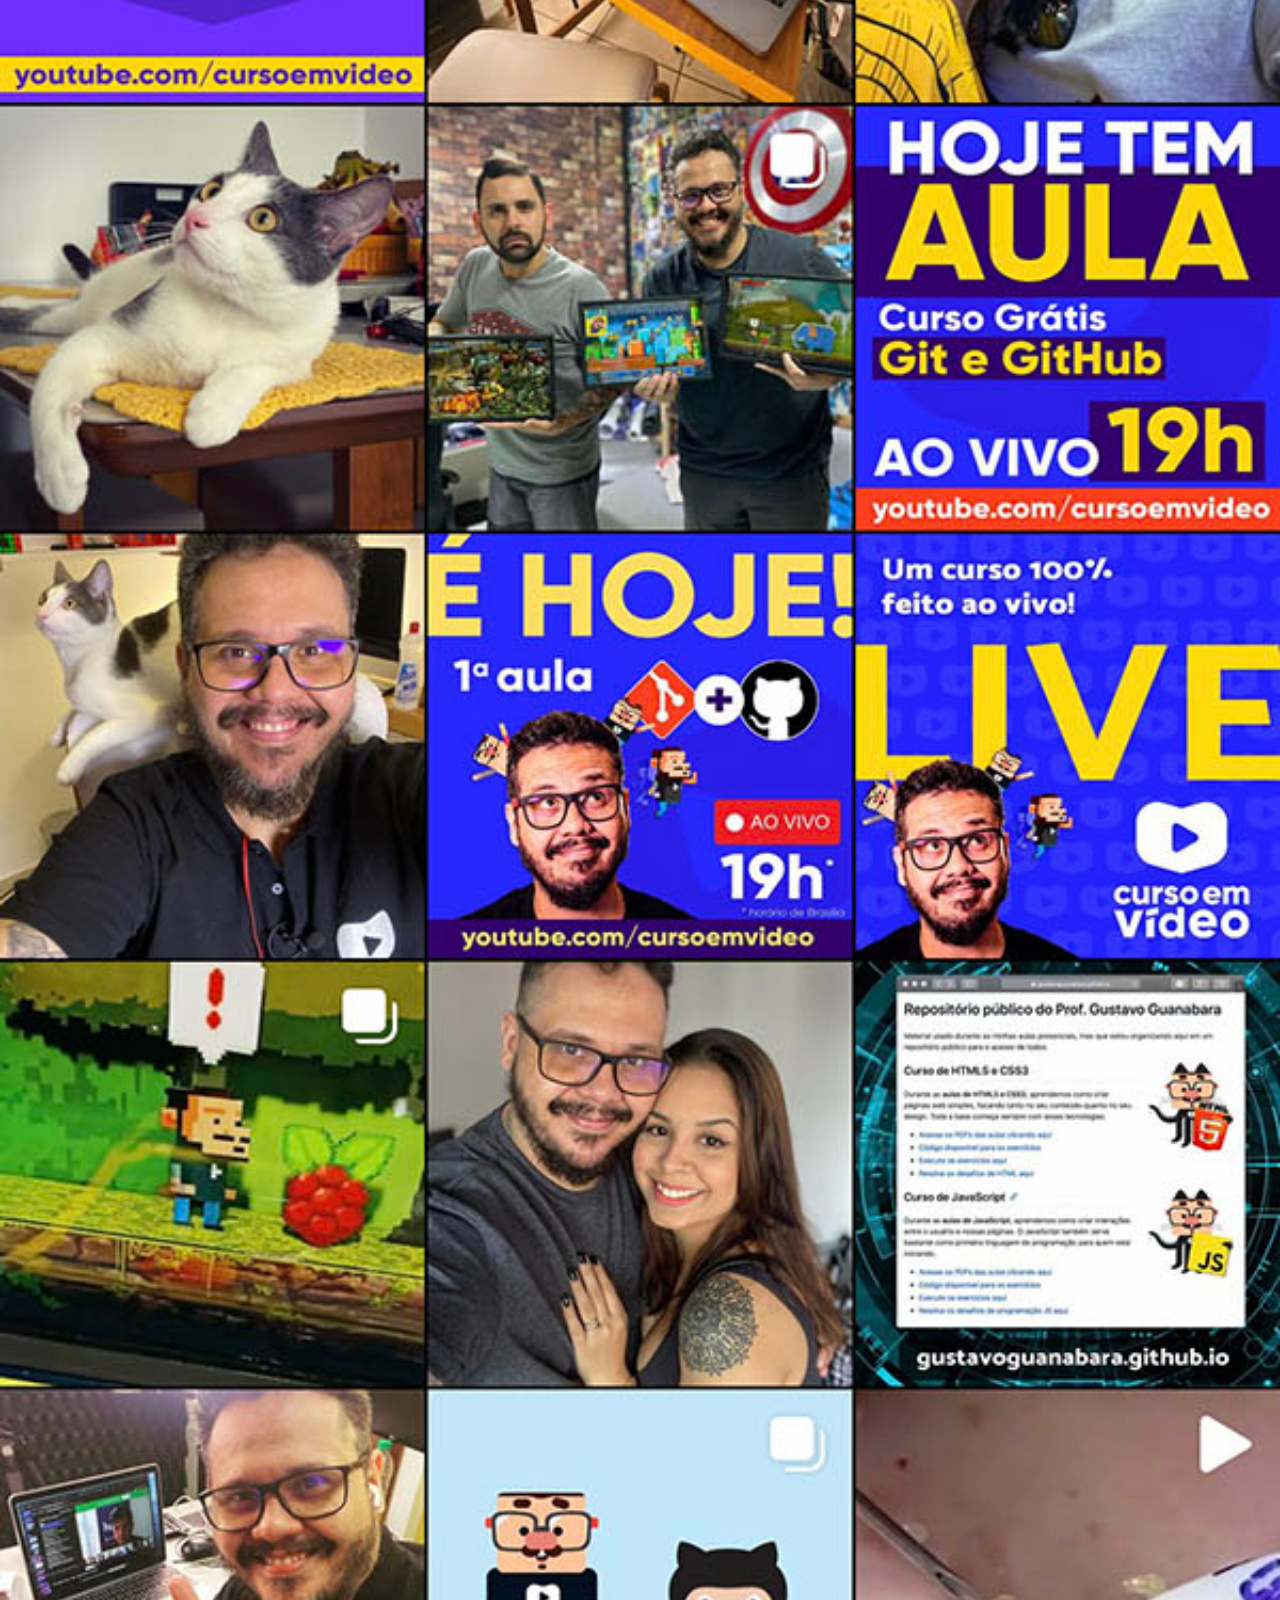
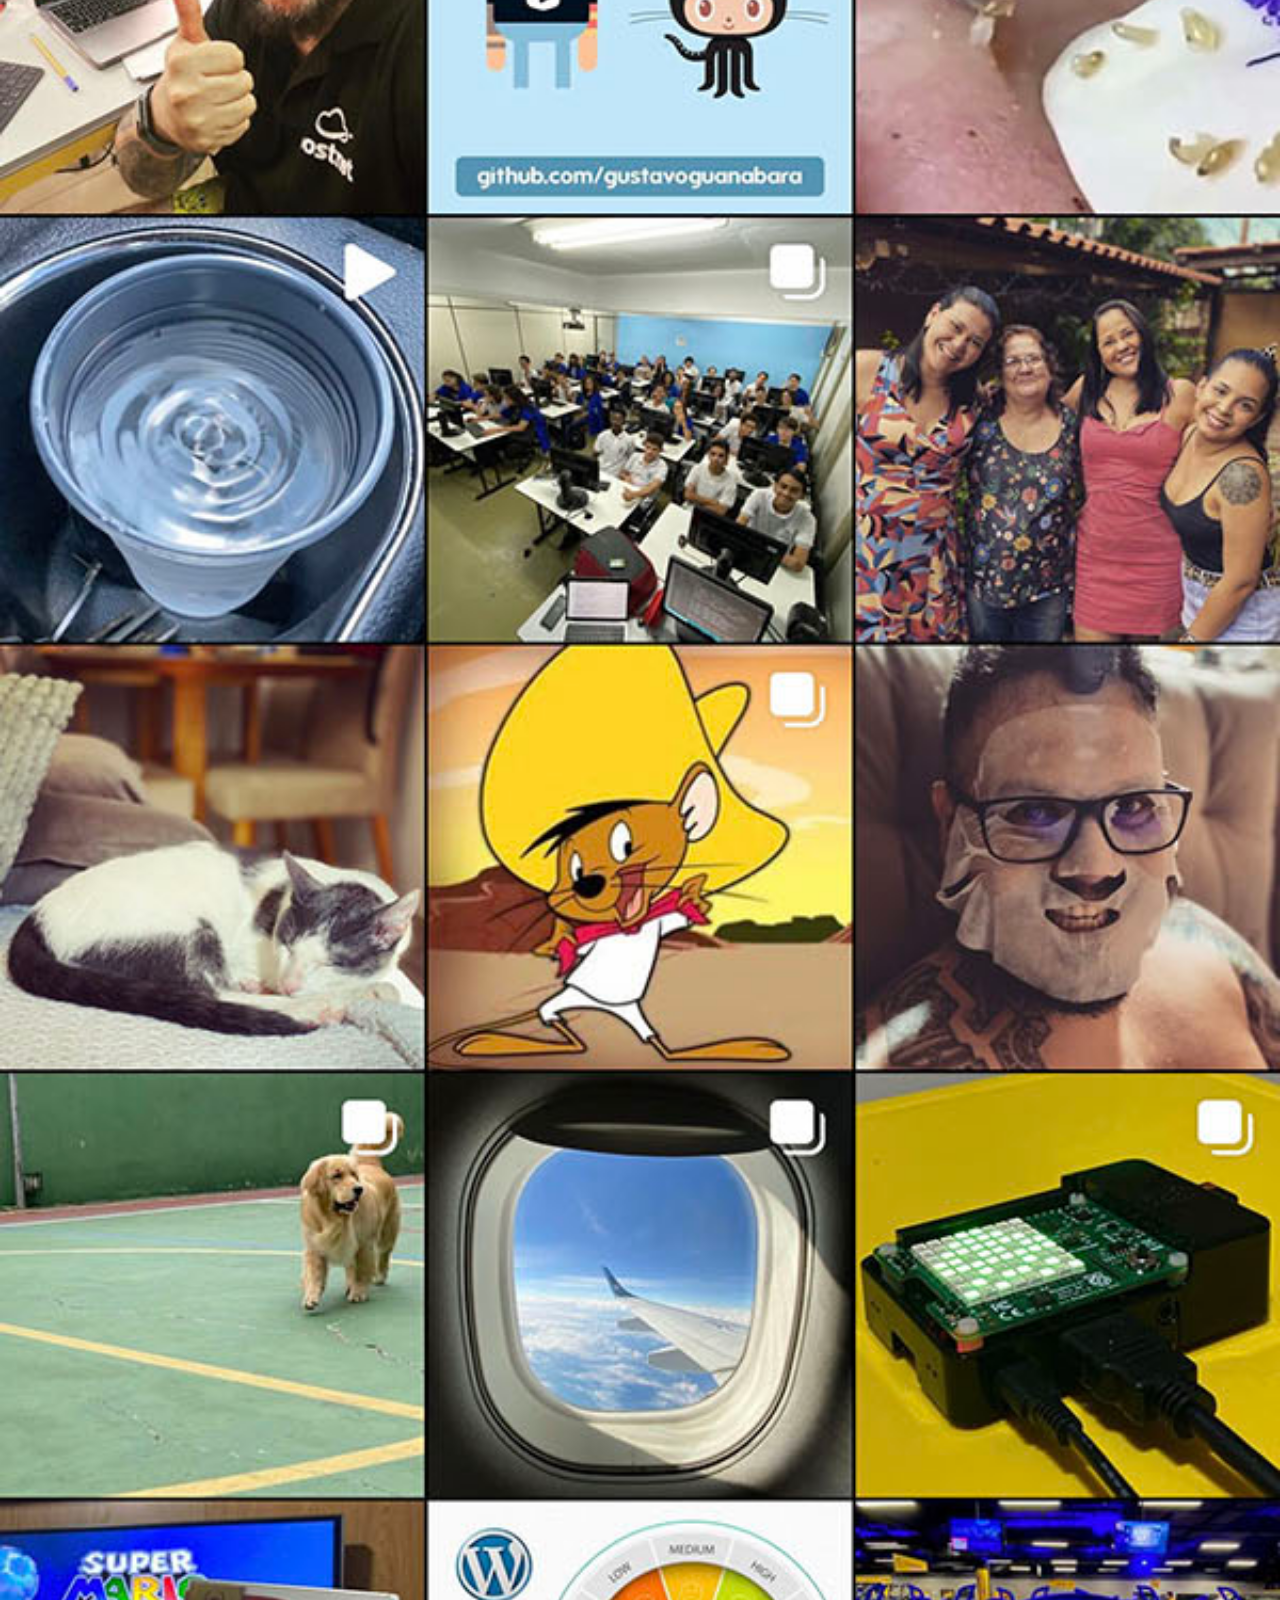
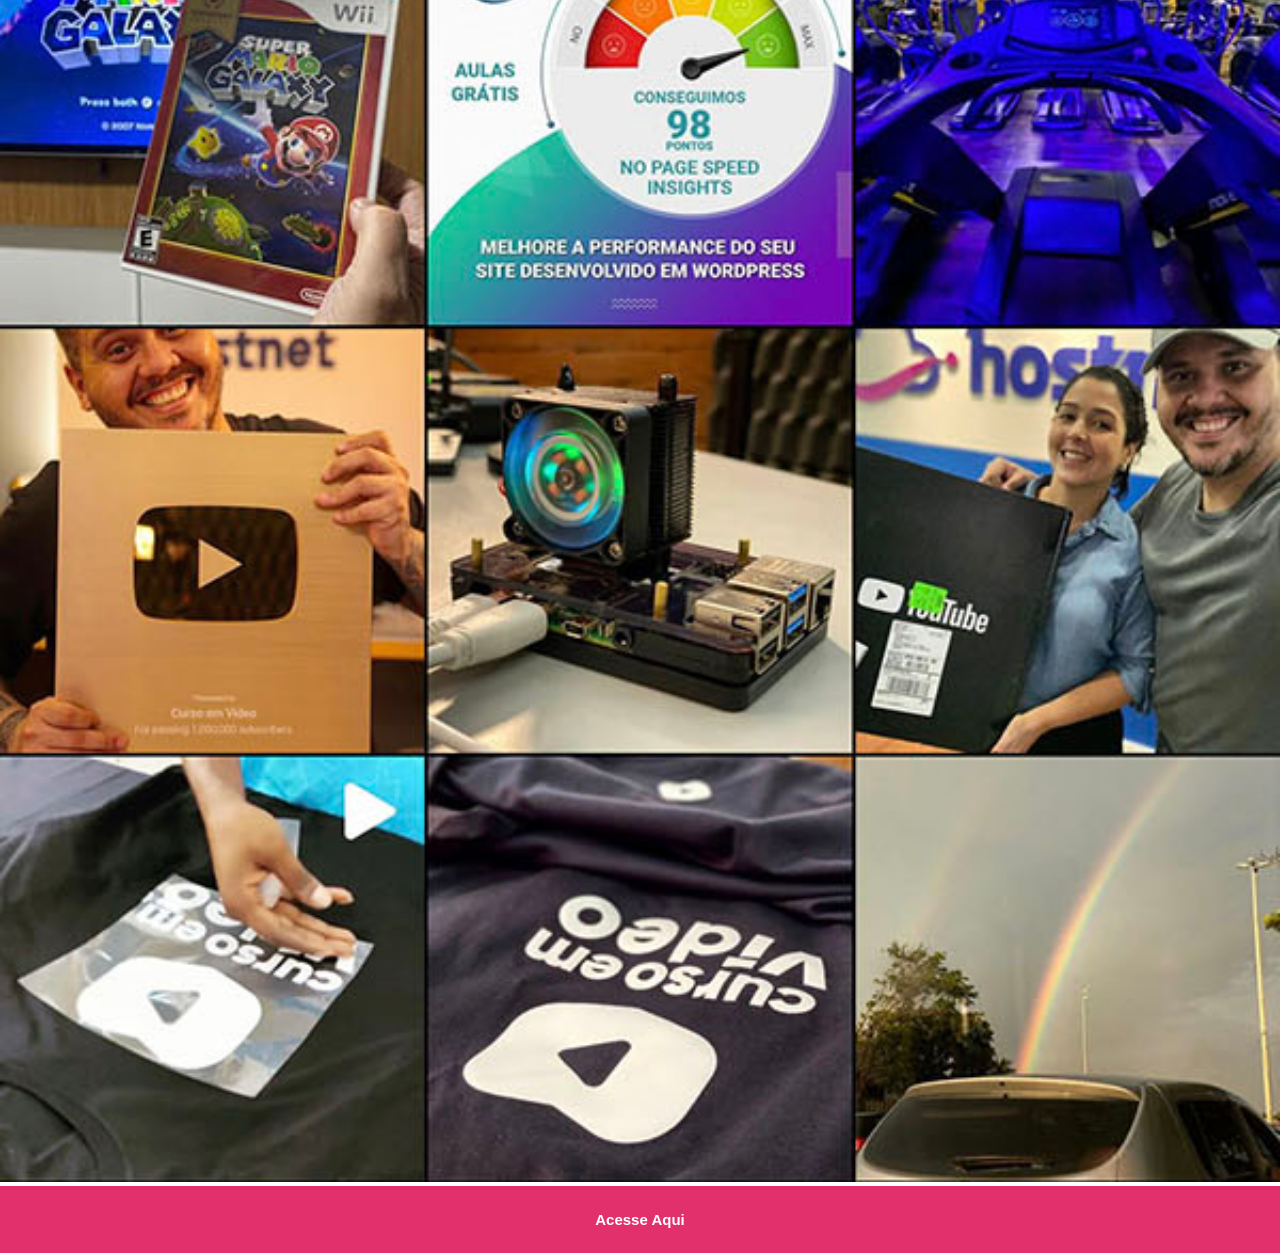
<file: instagram.html>
<!DOCTYPE html>
<html lang="pt-br">
<head>
    <meta charset="UTF-8">
    <meta name="viewport" content="width=device-width, initial-scale=1.0">
    <title>Instagram</title>
</head>

<style>
    * {
        margin: 0px;
        padding: 0px;
        font-family: Arial, Helvetica, sans-serif;
        }

    ::-webkit-scrollbar { /* Pseudoclasse para esconder as barra laterais*/
        width: 0px;
        height: 0px;
    }

    img {
        width: 100vw;
    }

    a {
        display: block; /* Transforma o link em um bloco para ocupar toda a largura */
        background-color: #E1306C; /* Cor de fundo do Instagram */
        padding: 25px;
        text-decoration: none;
        text-align: center;
        font-weight: bold;
        font-size: 15px;
        color: white;
    }
</style>
<body>
    <img src="imagens/tela-instagram.jpg">
    <a href="http://http://instagram.com/gustavoguanabara/" target="_blank" >Acesse Aqui</a>
</body>
</html>
</file>
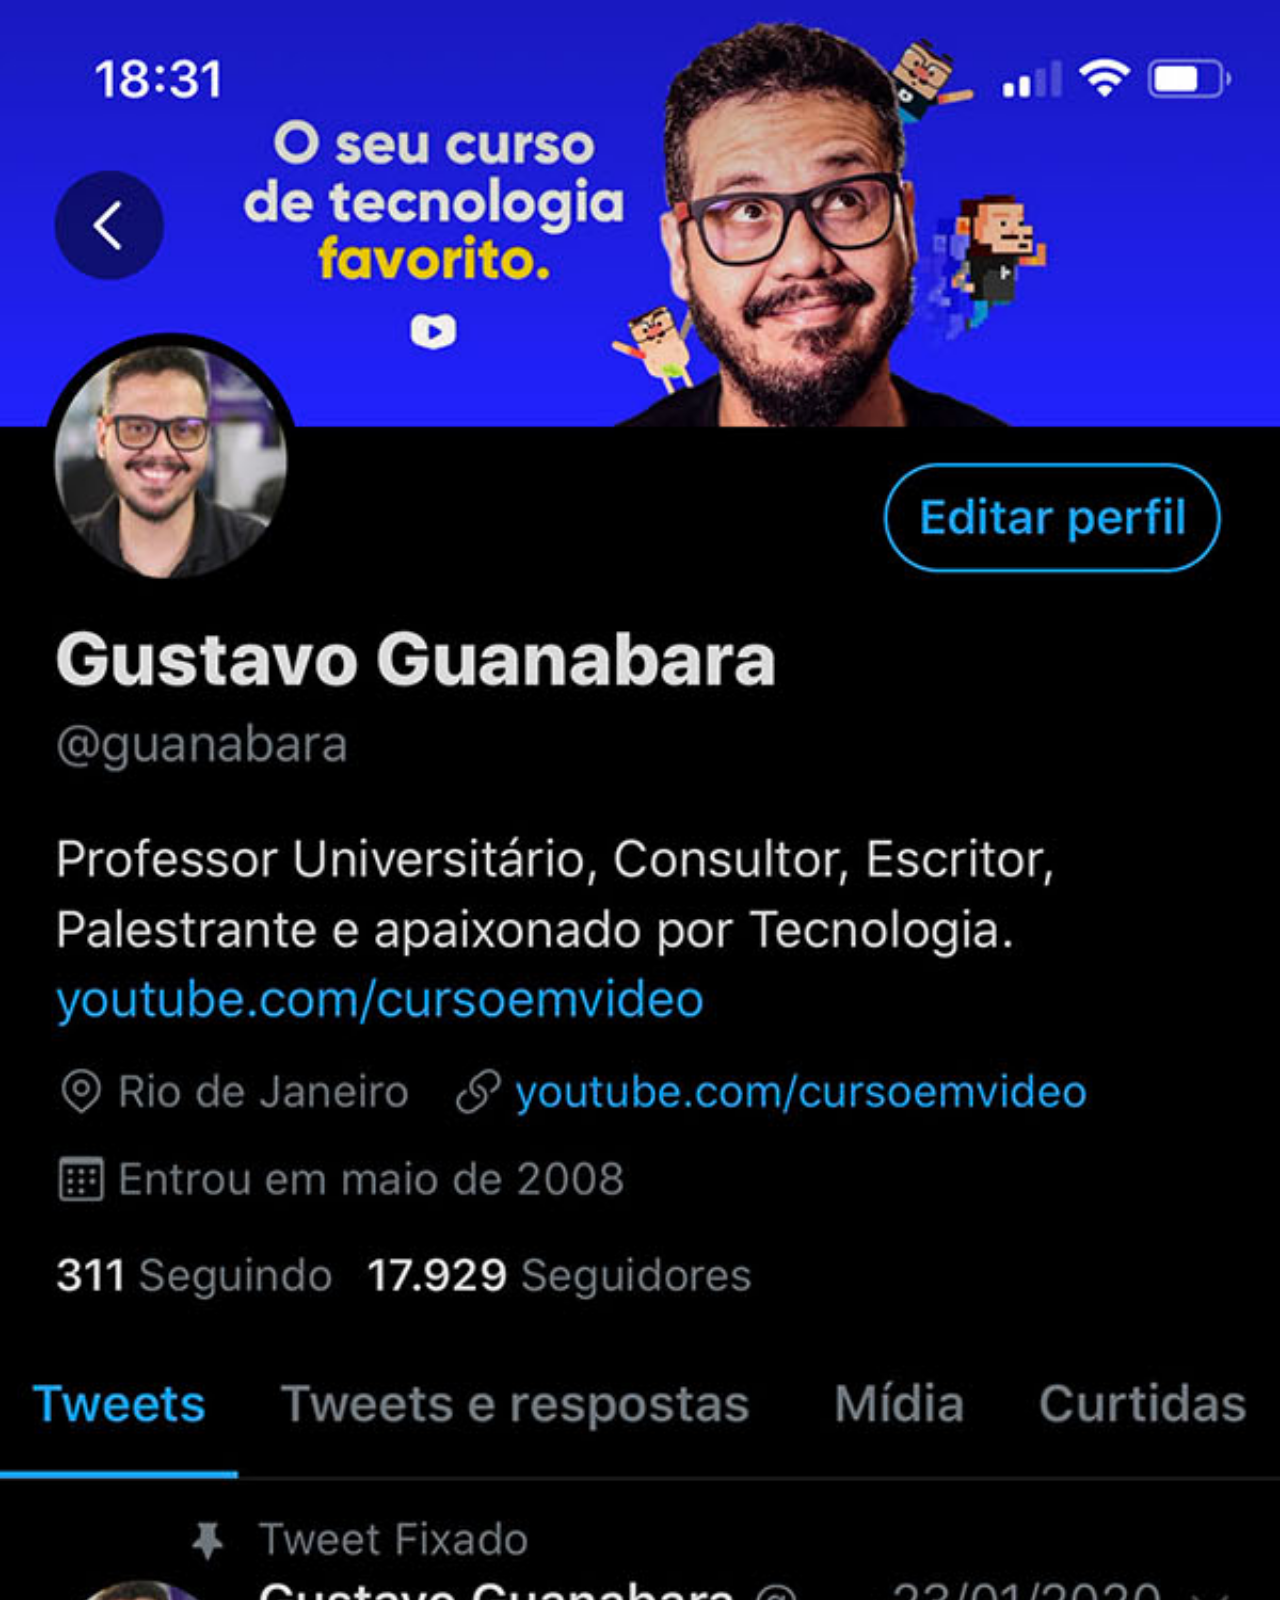
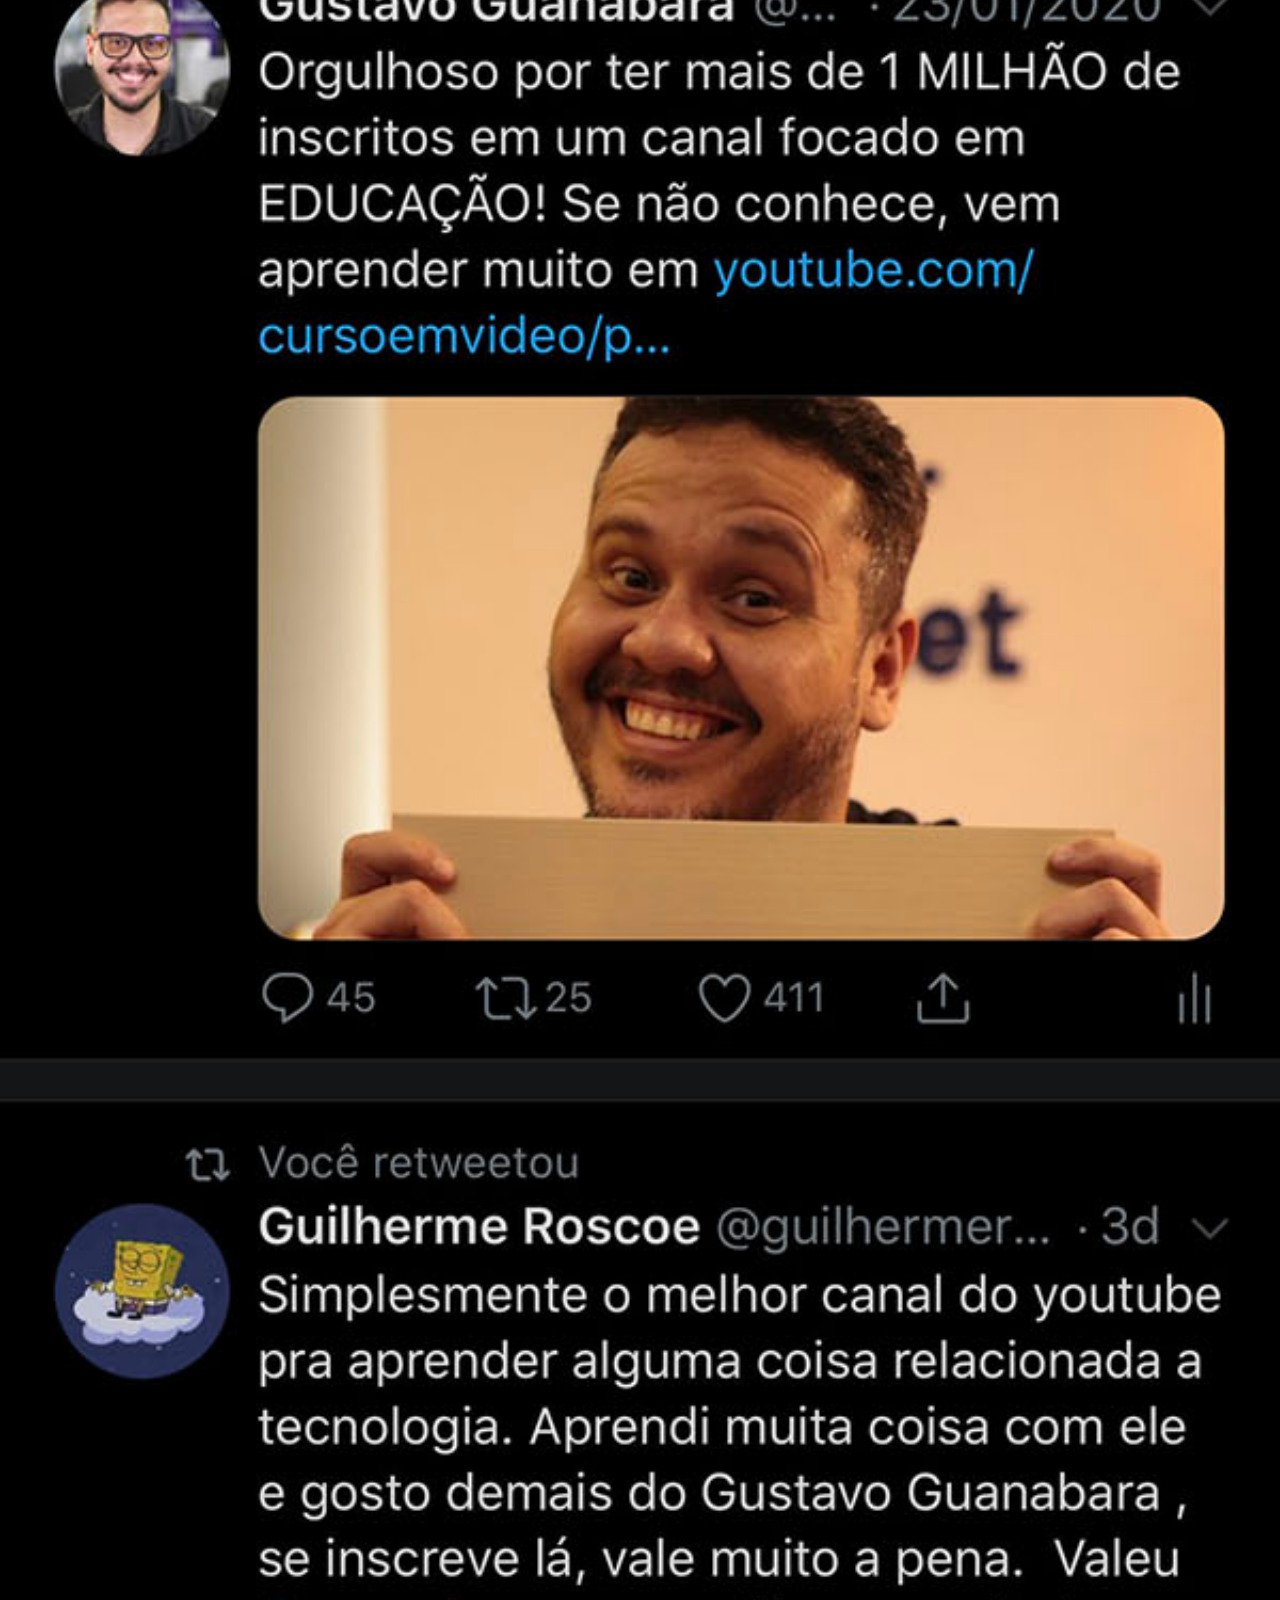
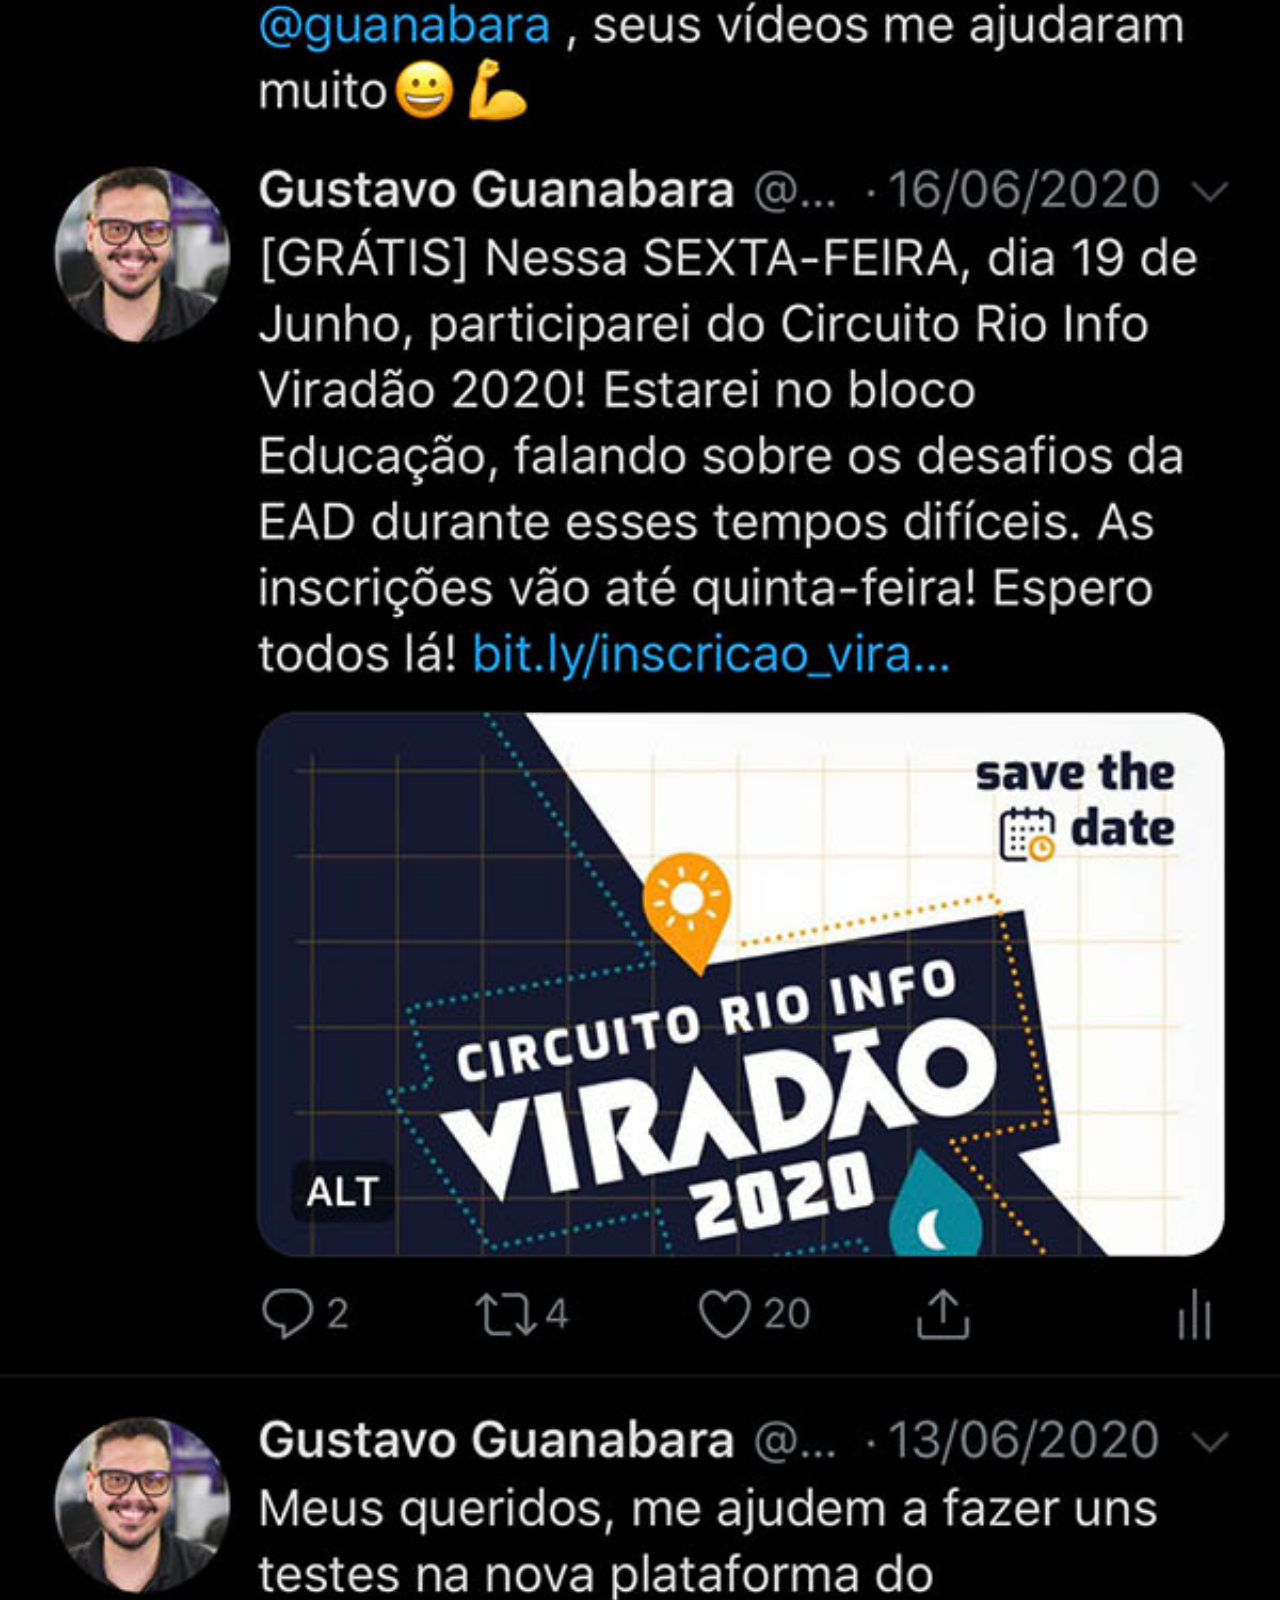
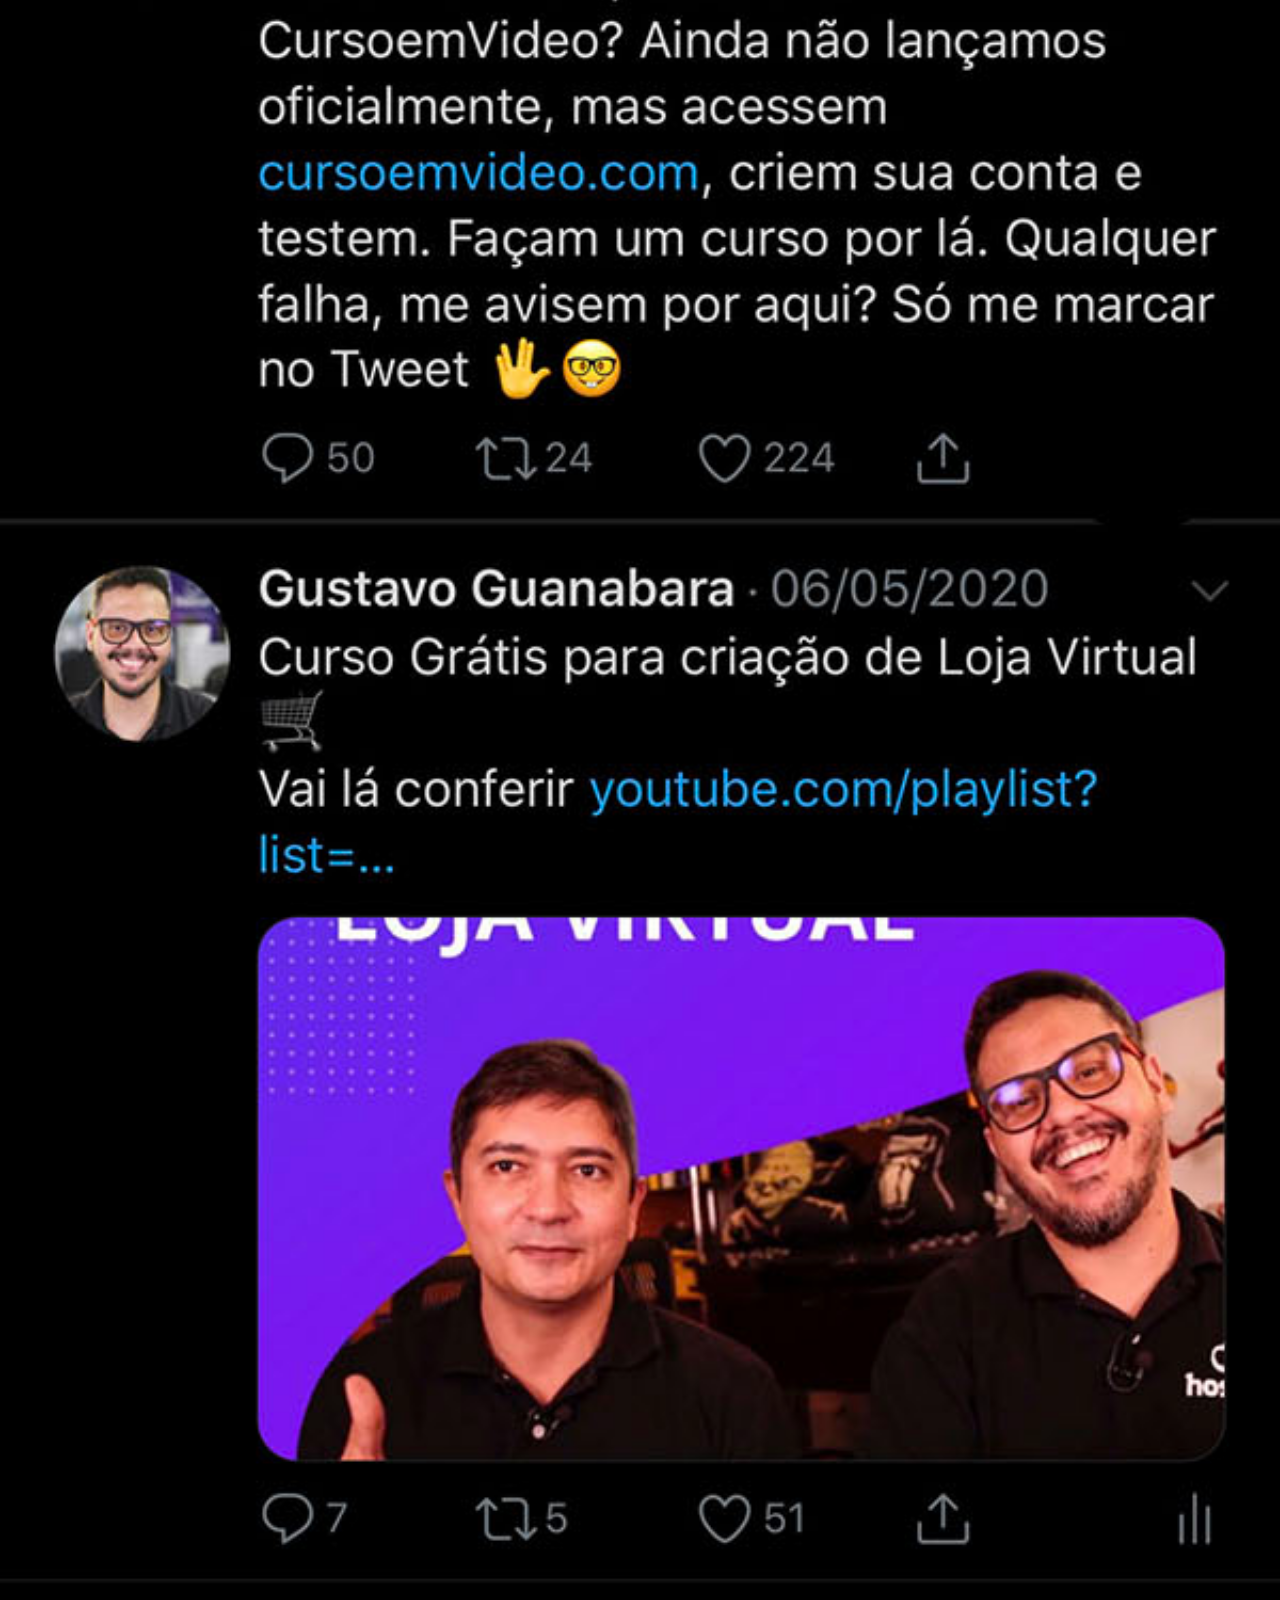
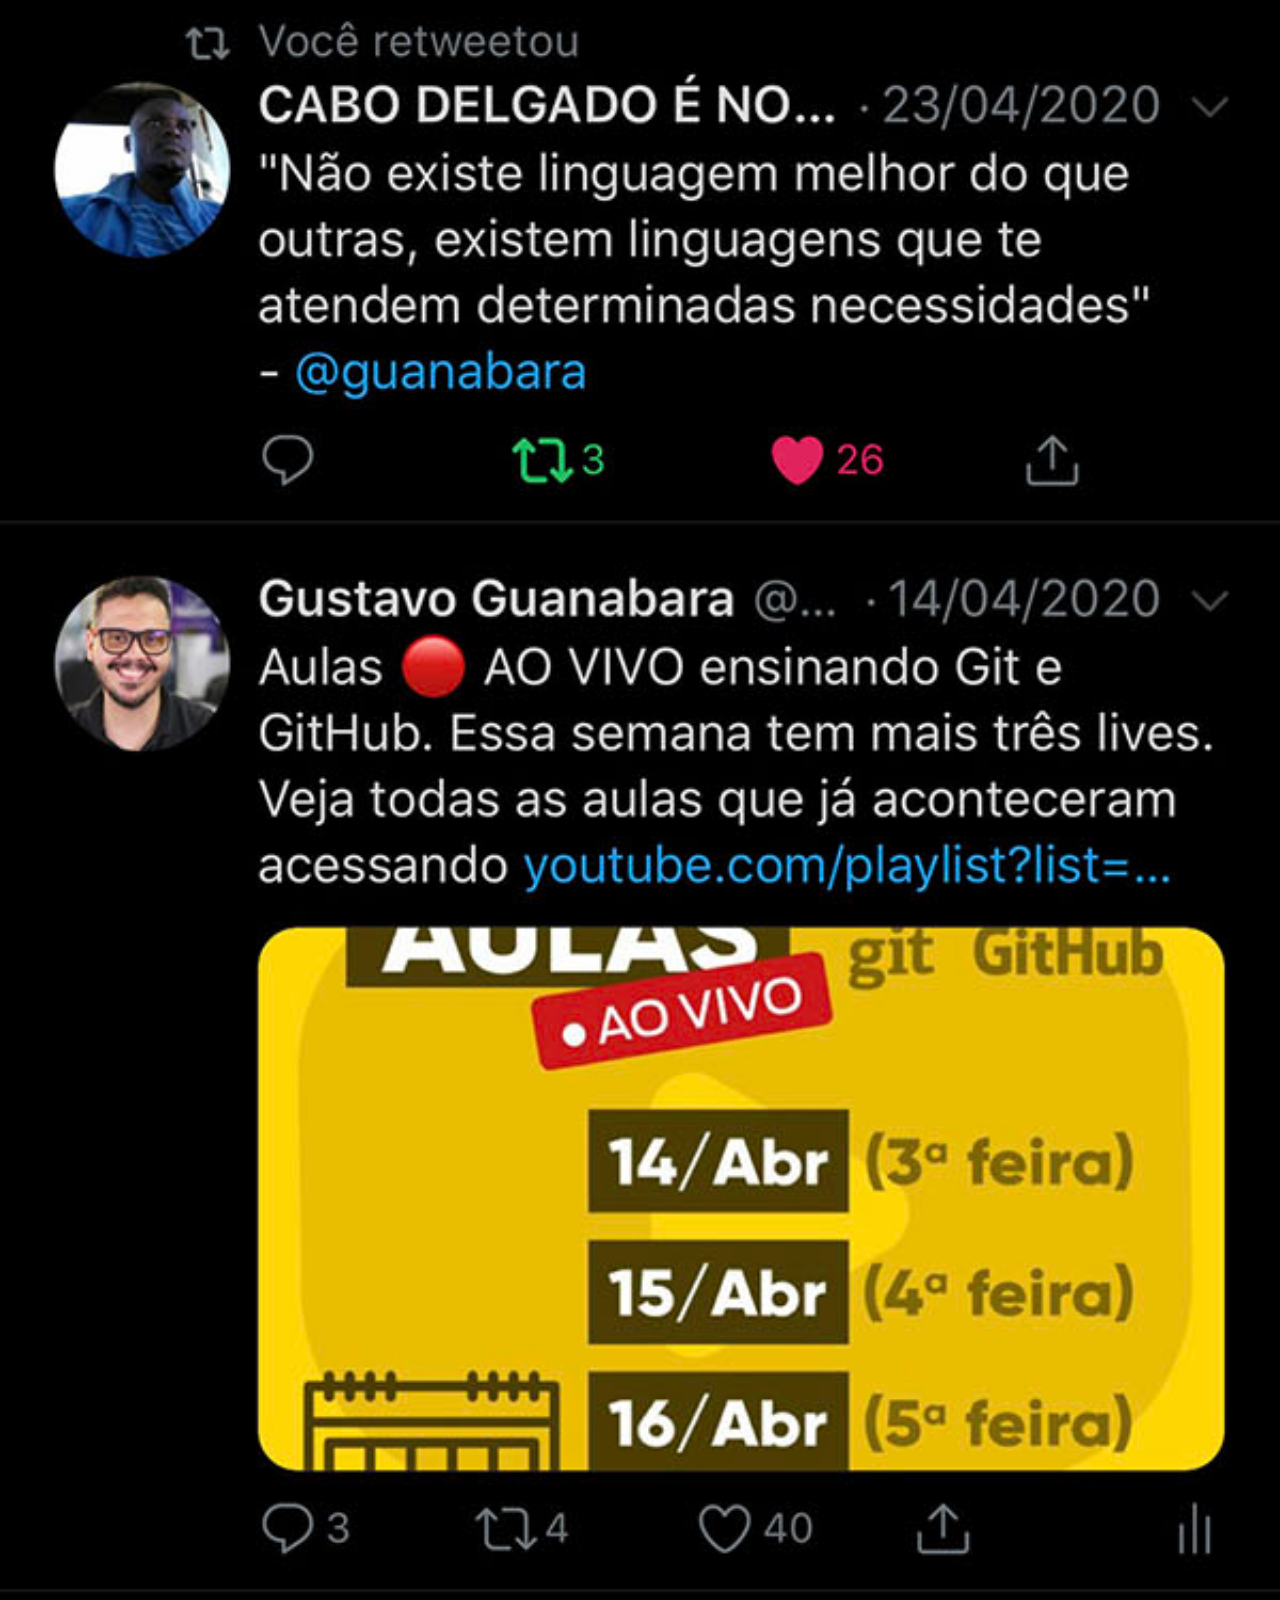
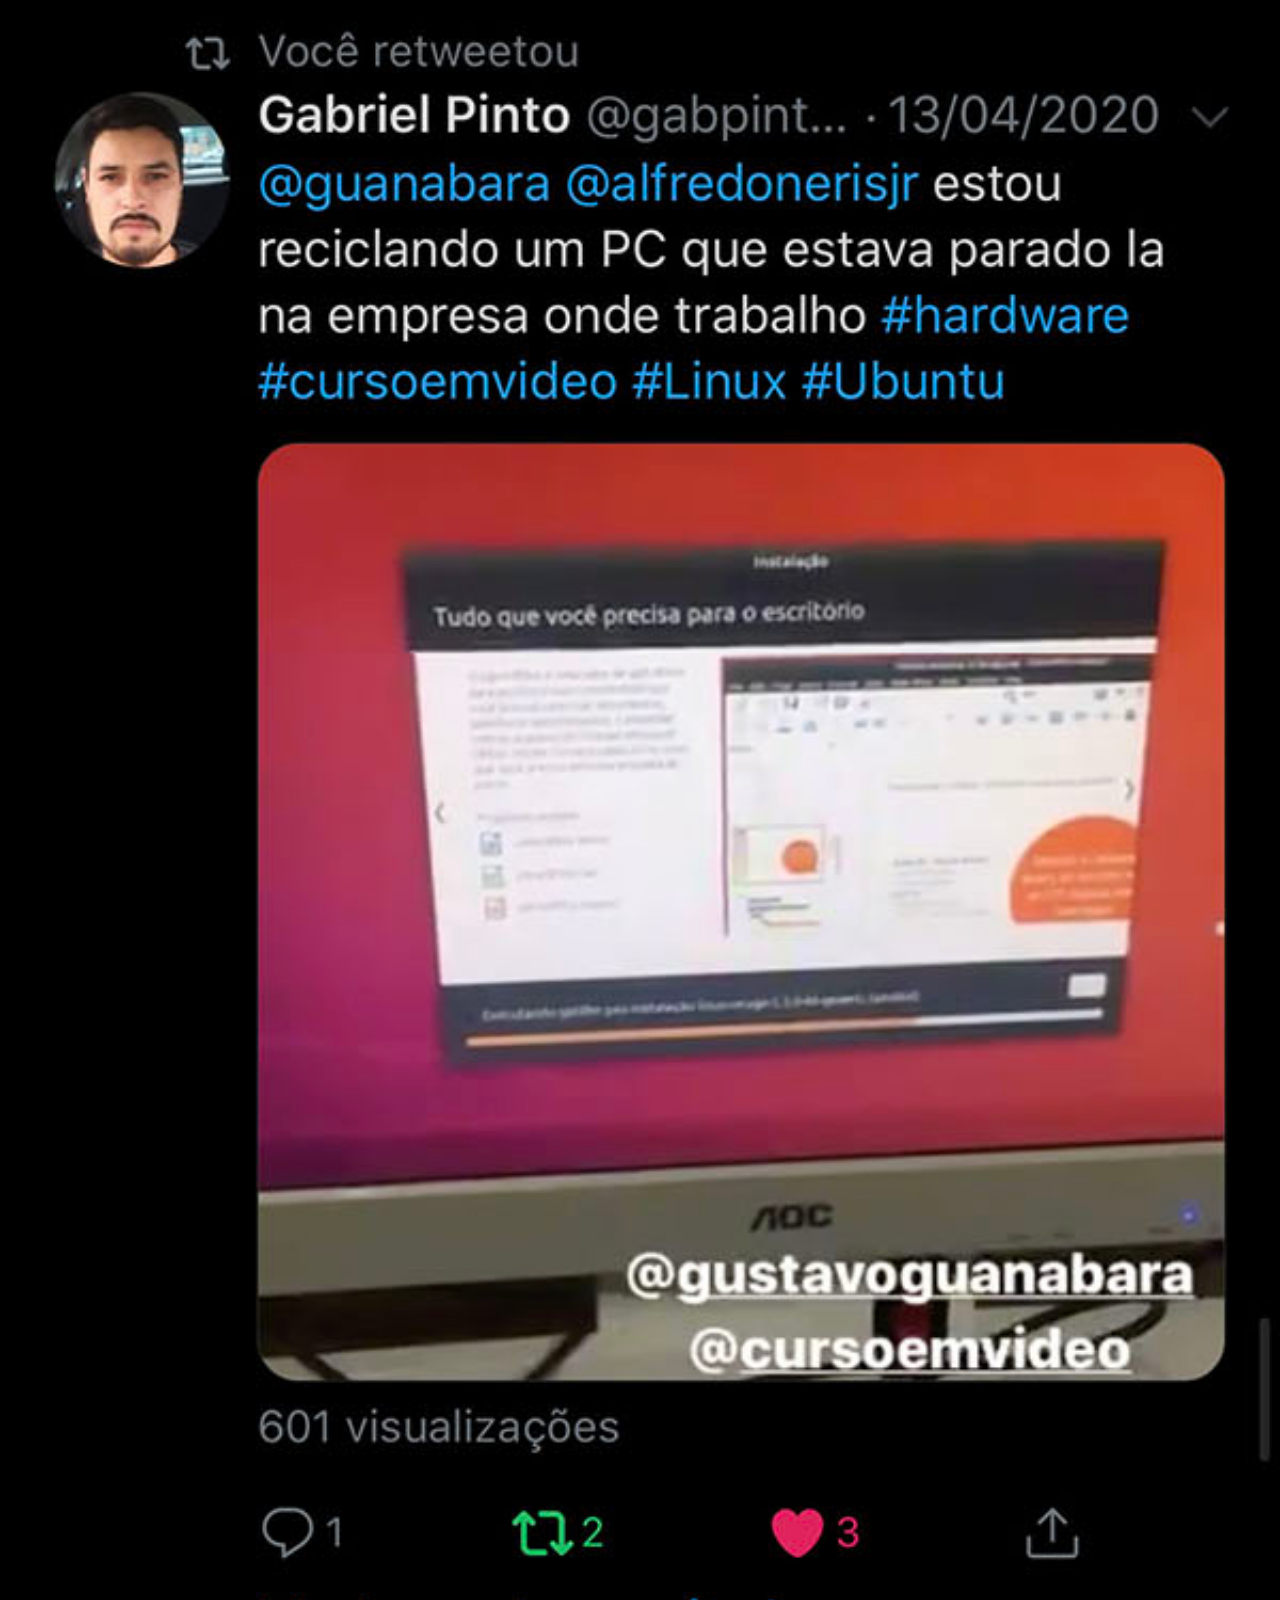
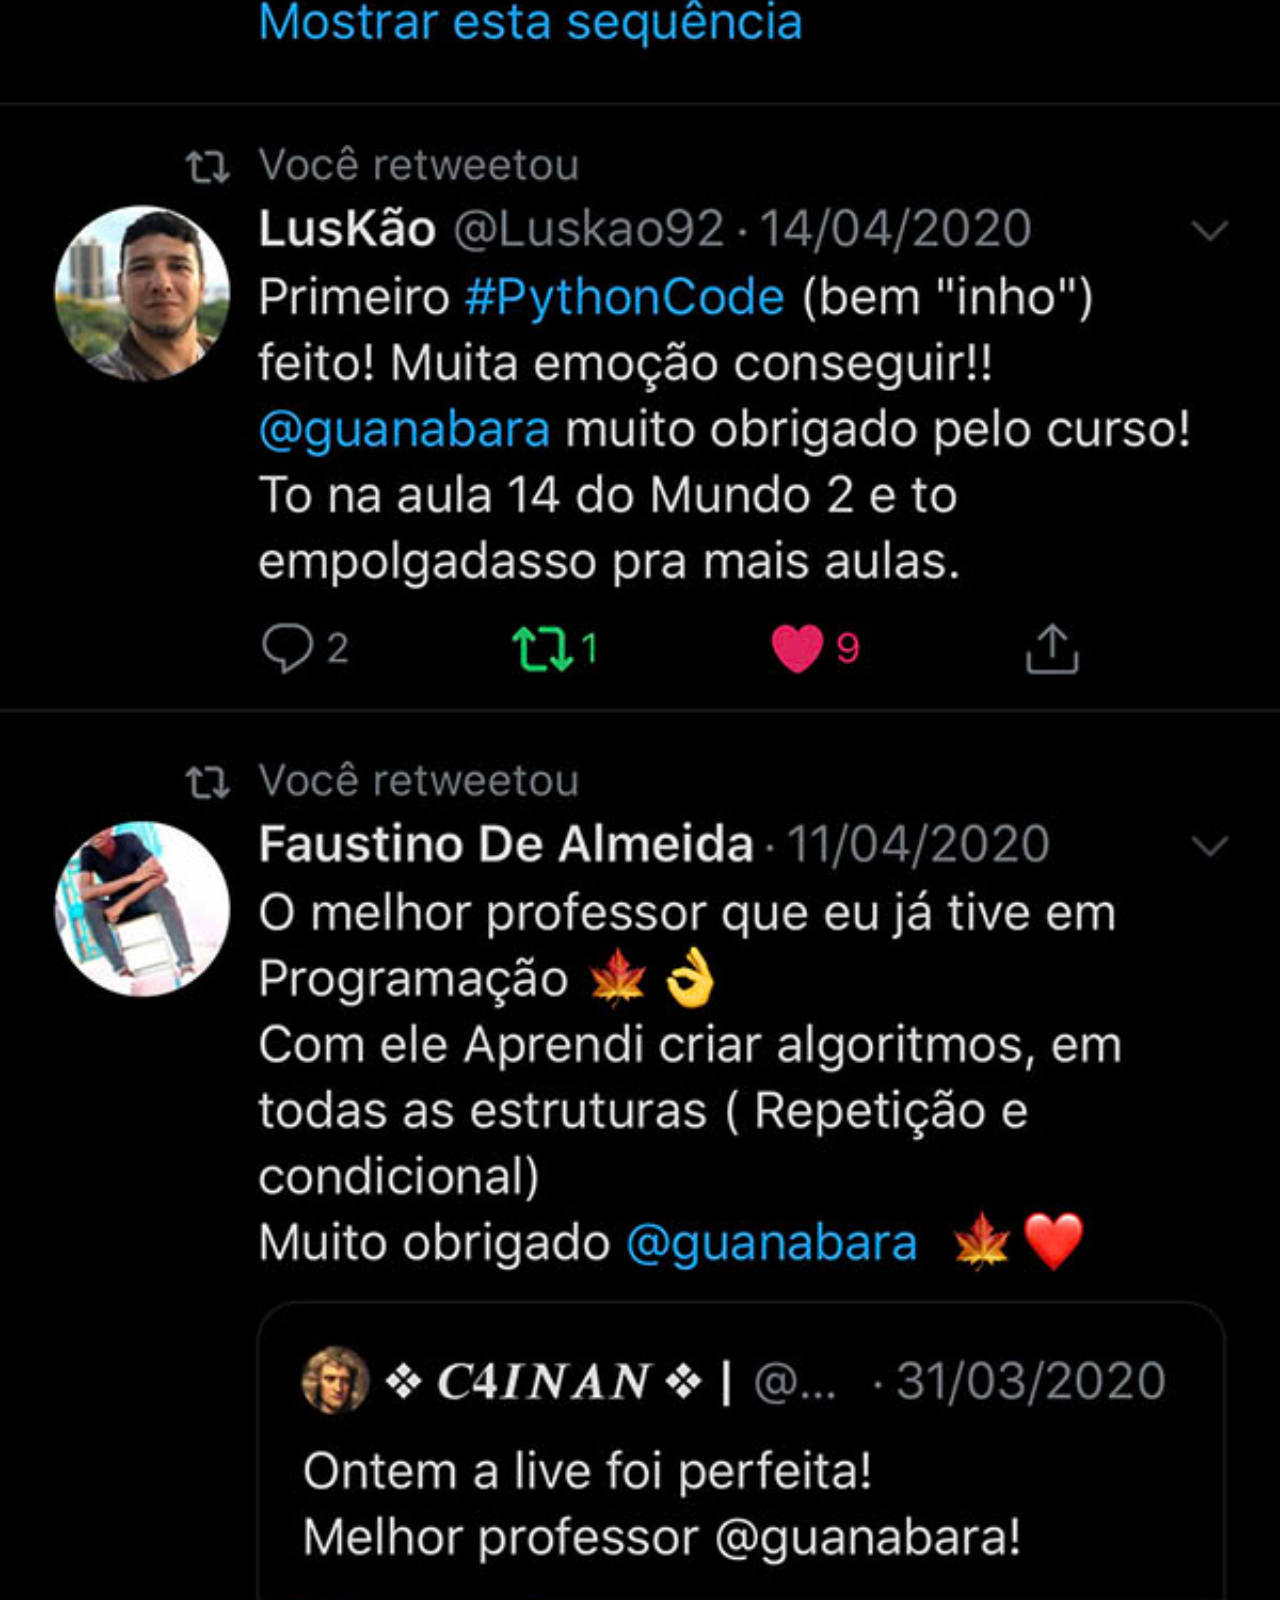
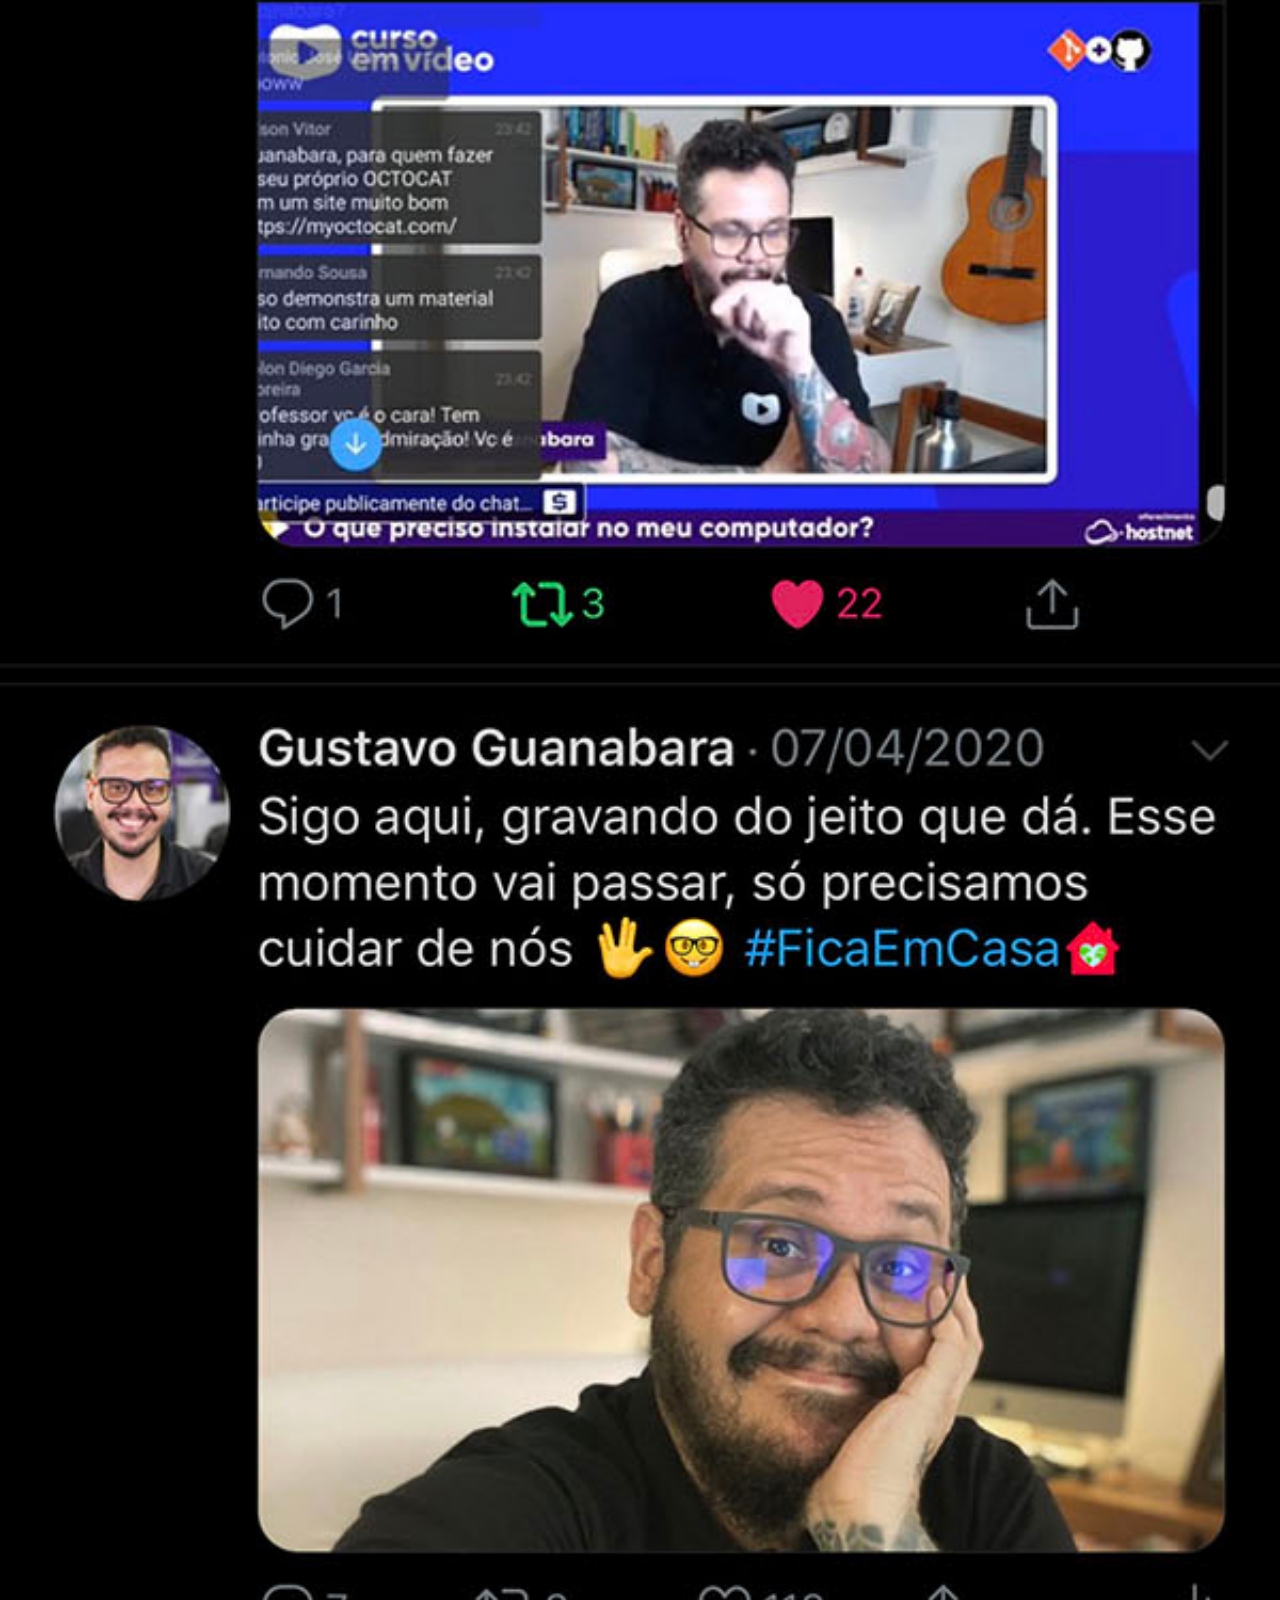
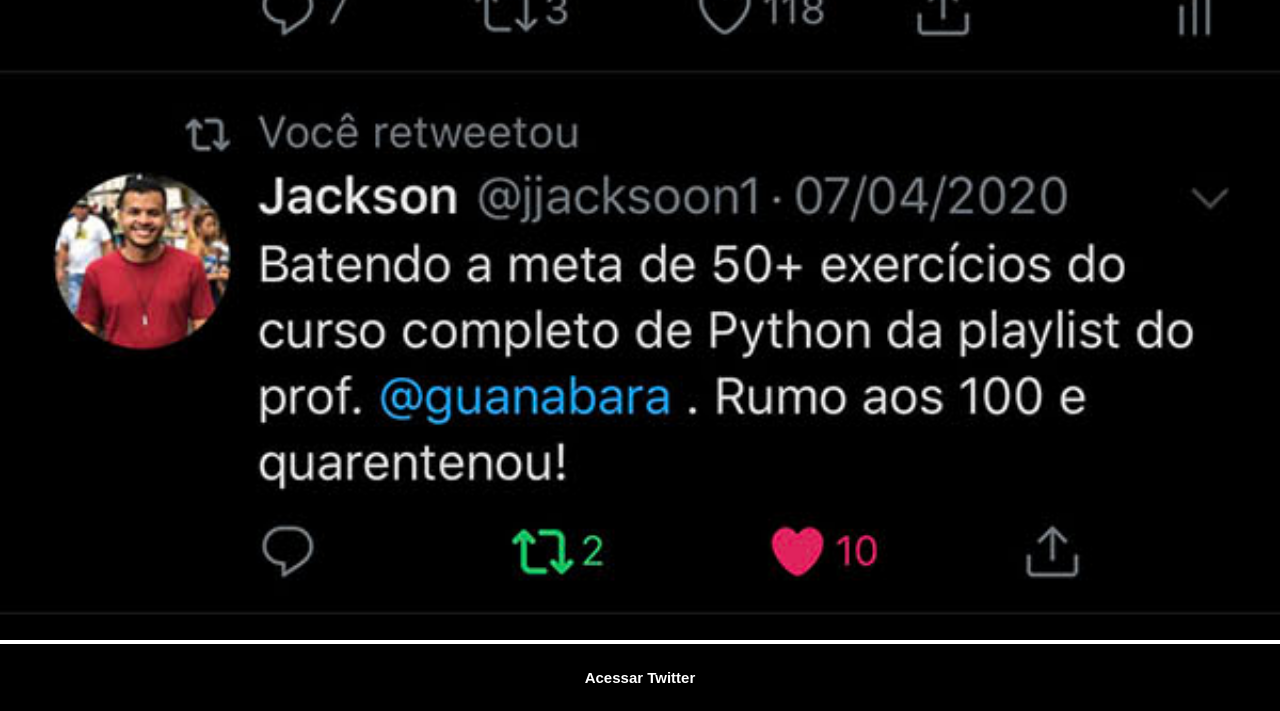
<file: twitter.html>
<!DOCTYPE html>
<html lang="pt-br">
<head>
    <meta charset="UTF-8">
    <meta name="viewport" content="width=device-width, initial-scale=1.0">
    <title>Twitter</title>
</head>
<style>
    * {
        margin: 0px;
        padding: 0px;
        font-family: Arial, Helvetica, sans-serif;
        }

        ::-webkit-scrollbar {
            display: none; /* Esconde a barra de rolagem */
        }
        img {
            width: 100vw;
        }

        a {
            display: block;
            padding: 25px;
            background-color: black;
            text-align: center;
            text-decoration: none;
            font-weight: bold;
            font-size: 15px;
            color: white;
        }
    </style>
<body>
    <img src="imagens/tela-twitter.jpg" alt="(X - Twitter)">
    <a href="https://x.com/guanabara" target="_blank">Acessar Twitter</a>
</body>
</html>
</file>
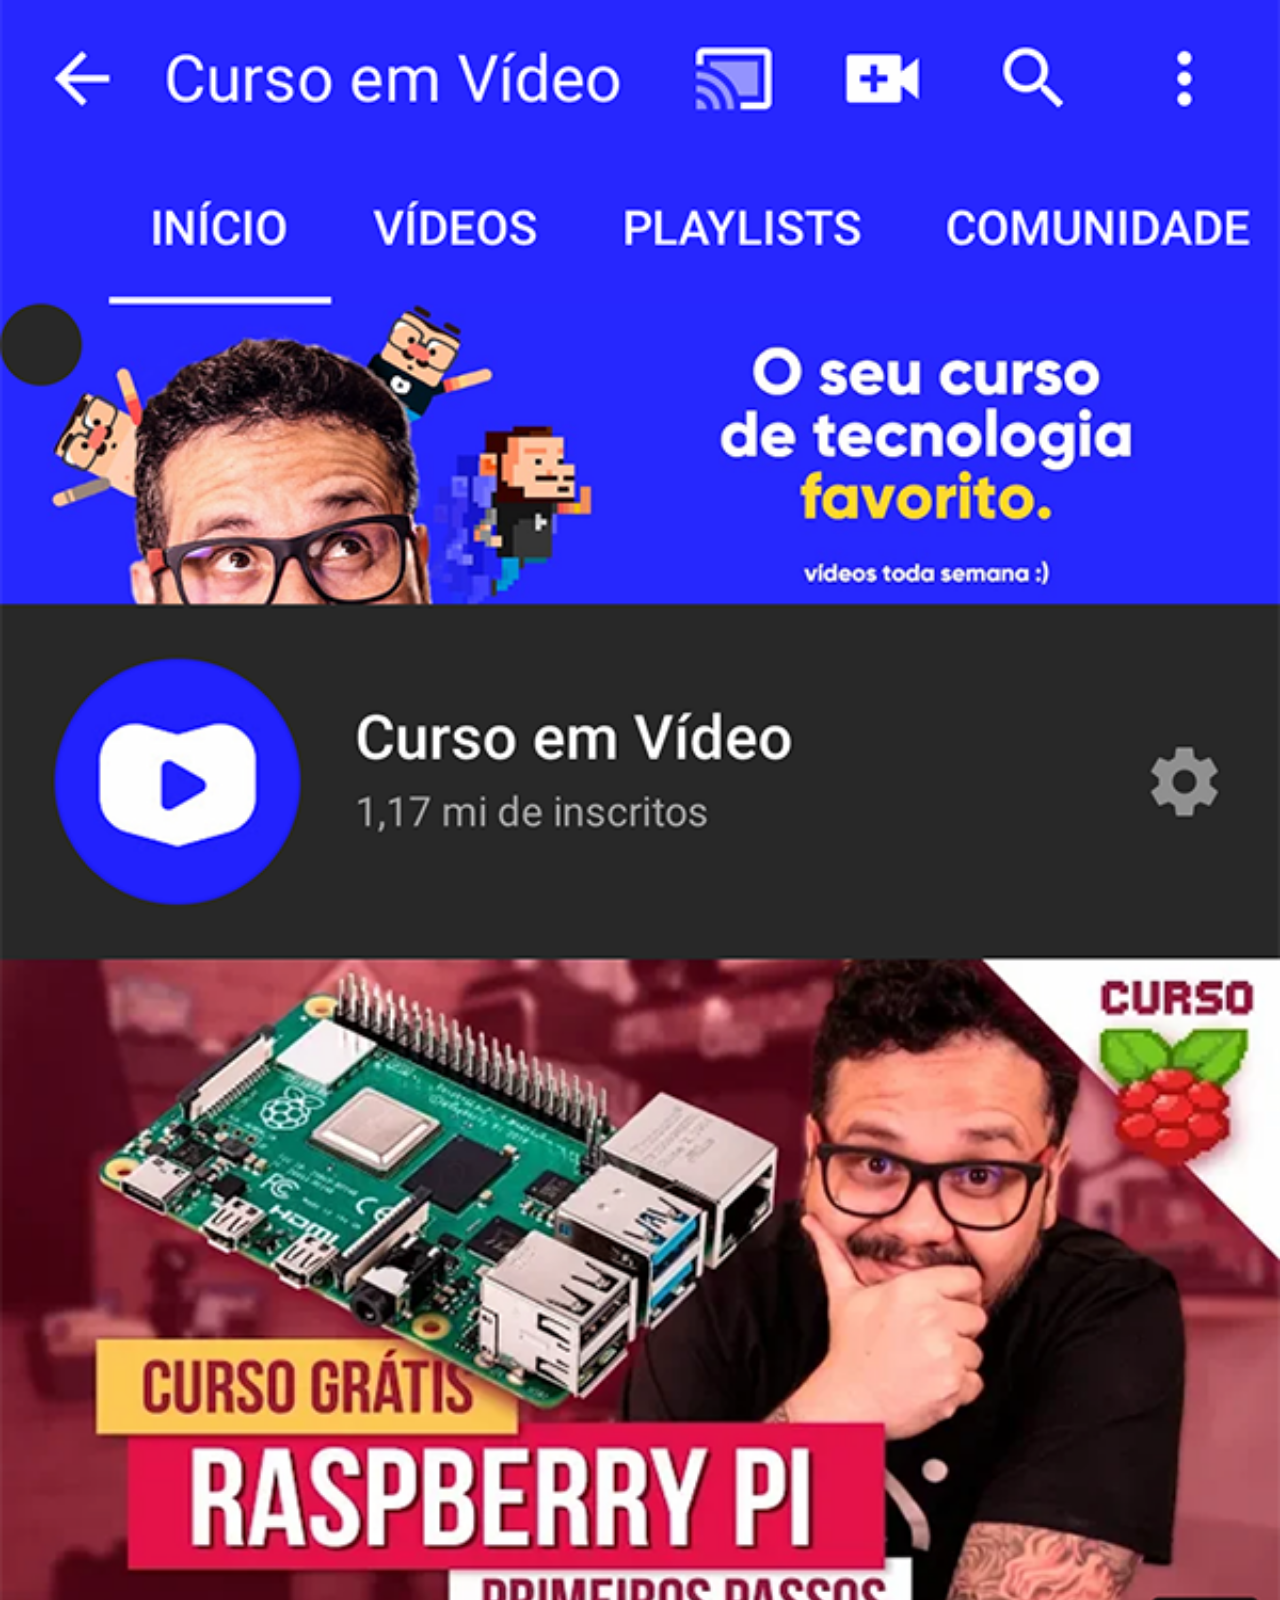
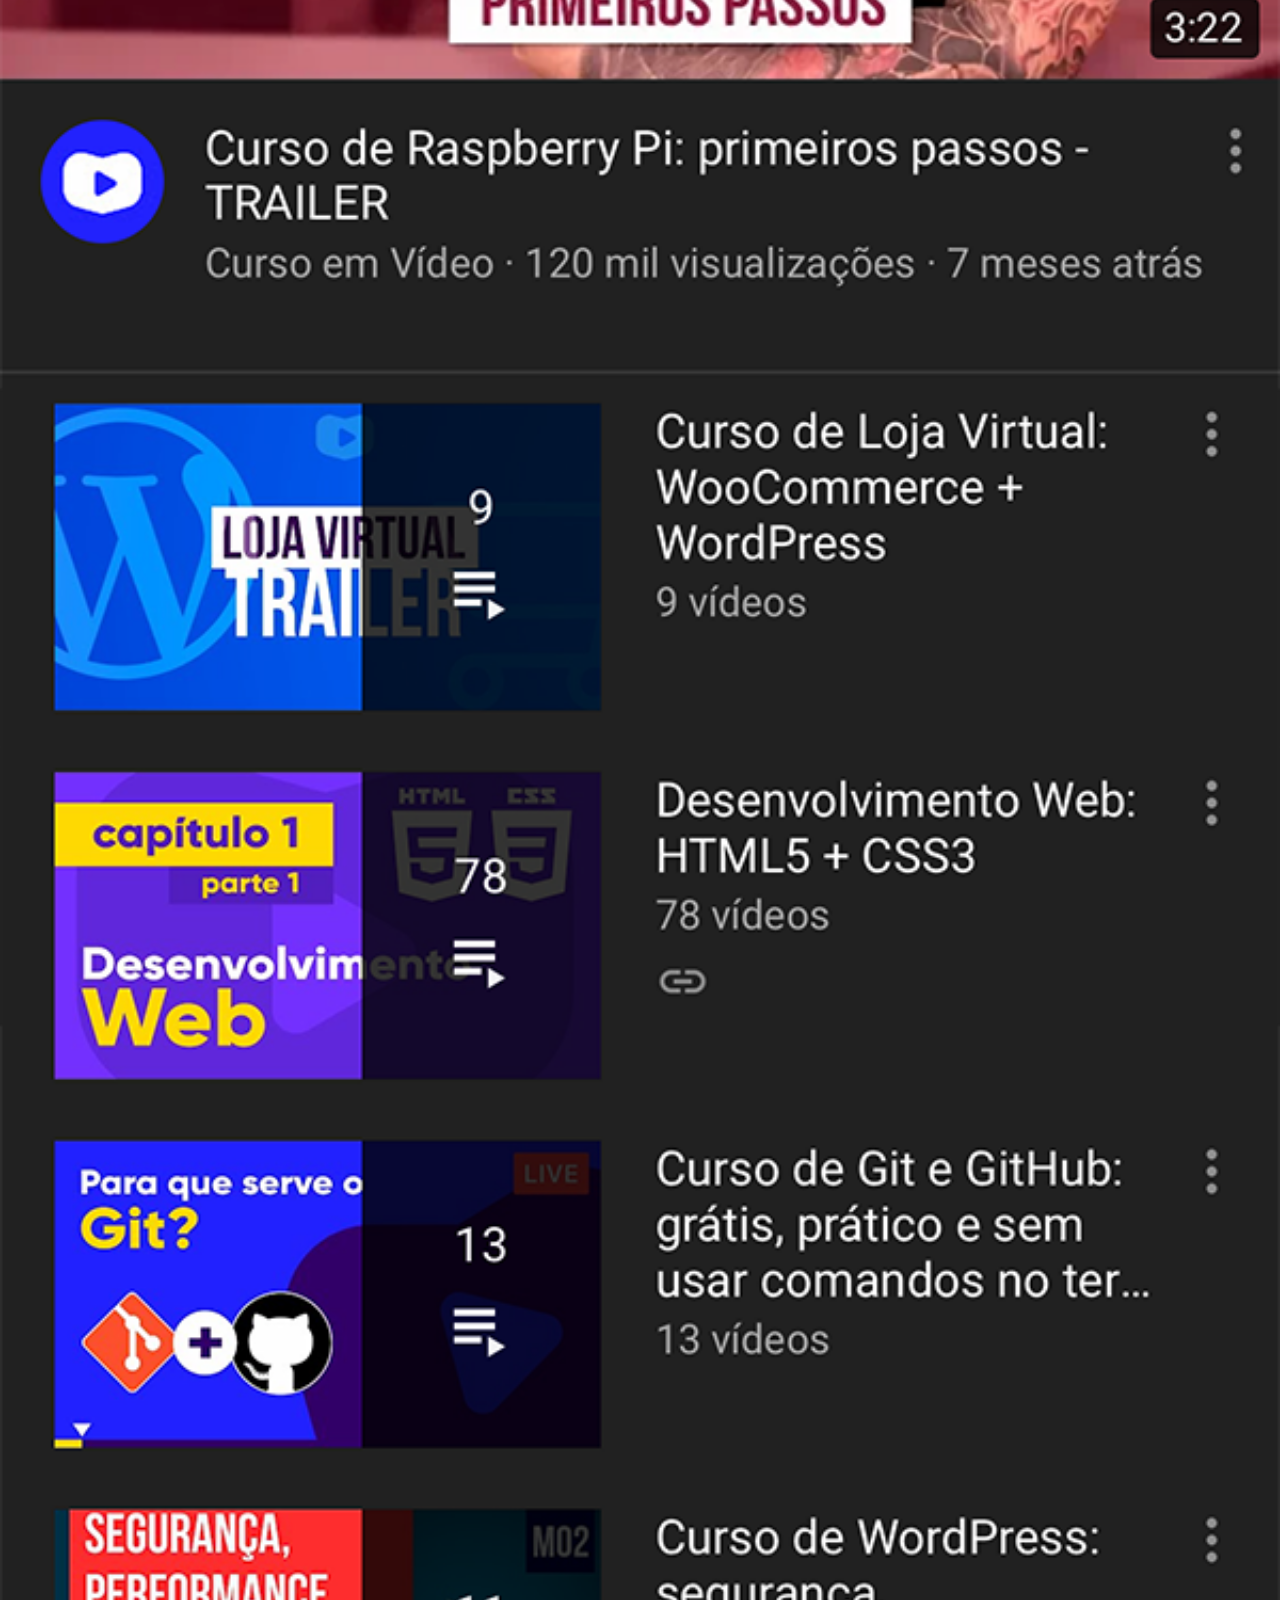
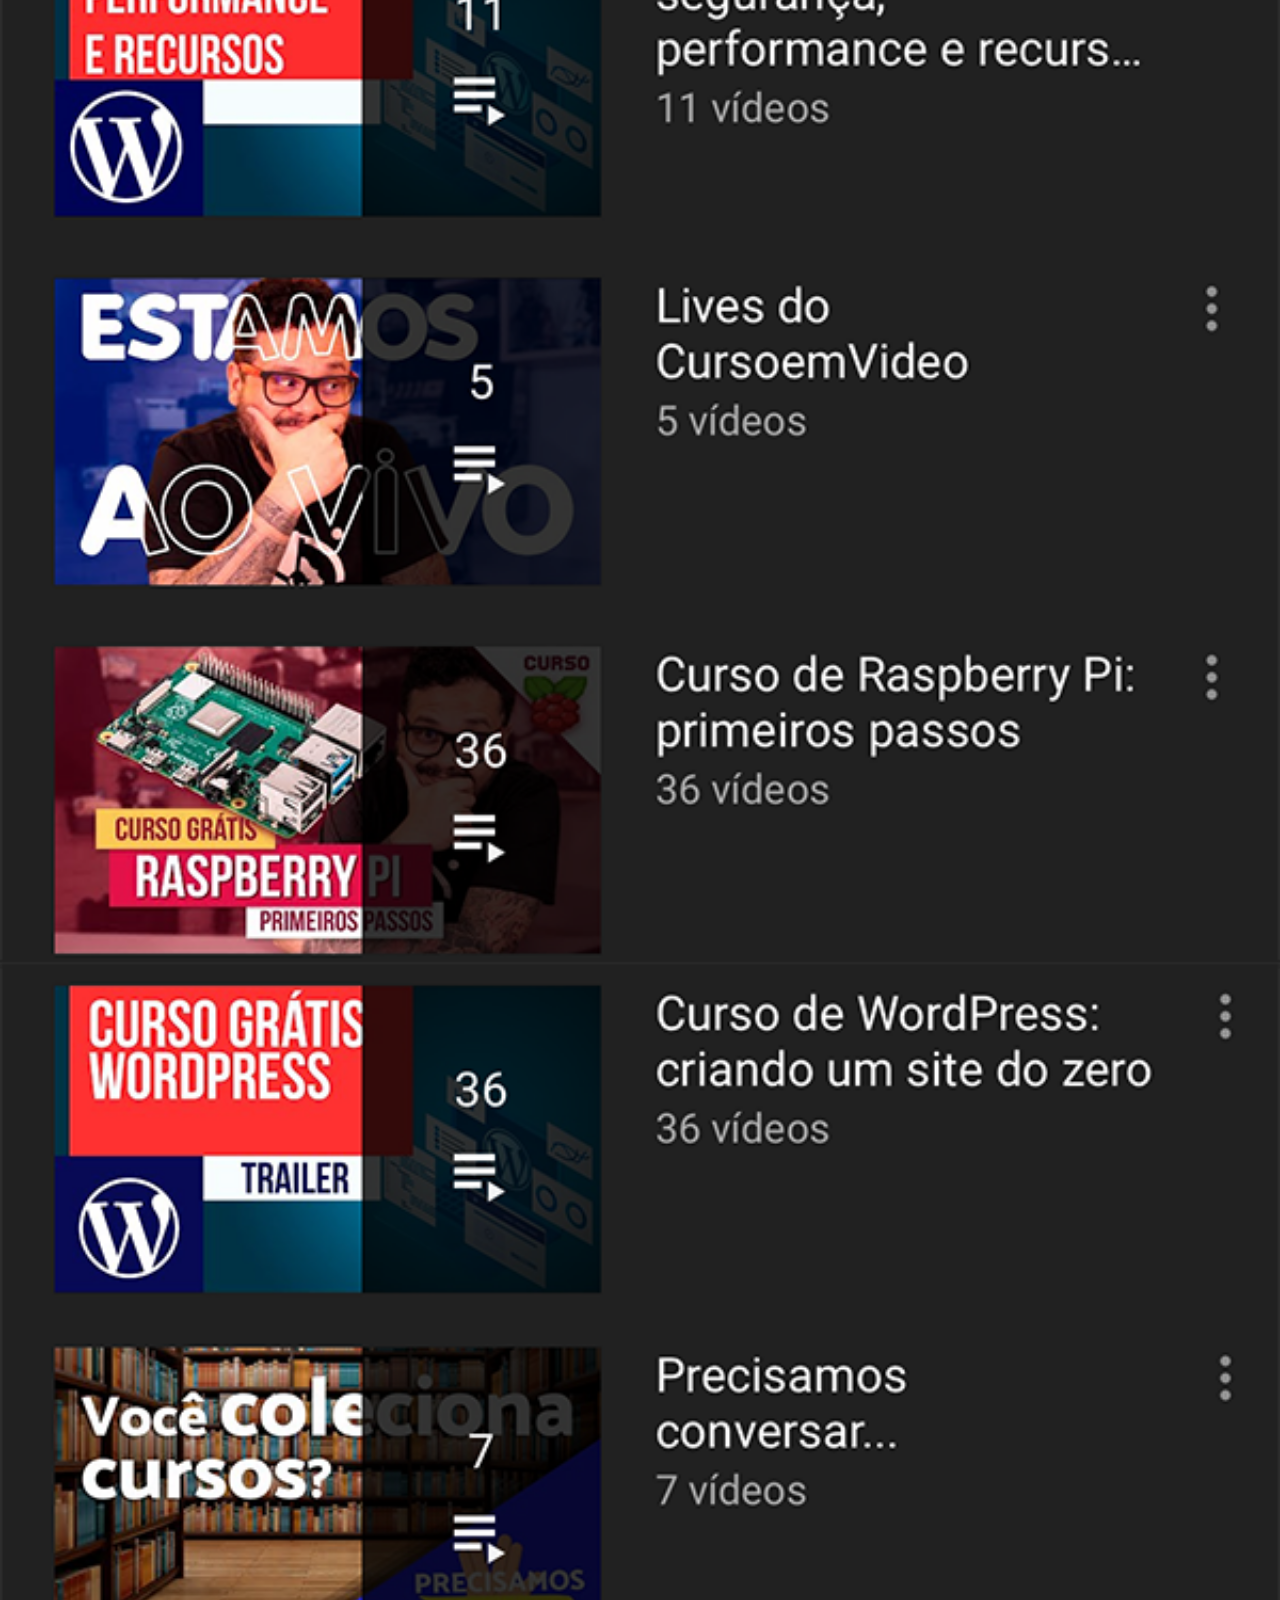
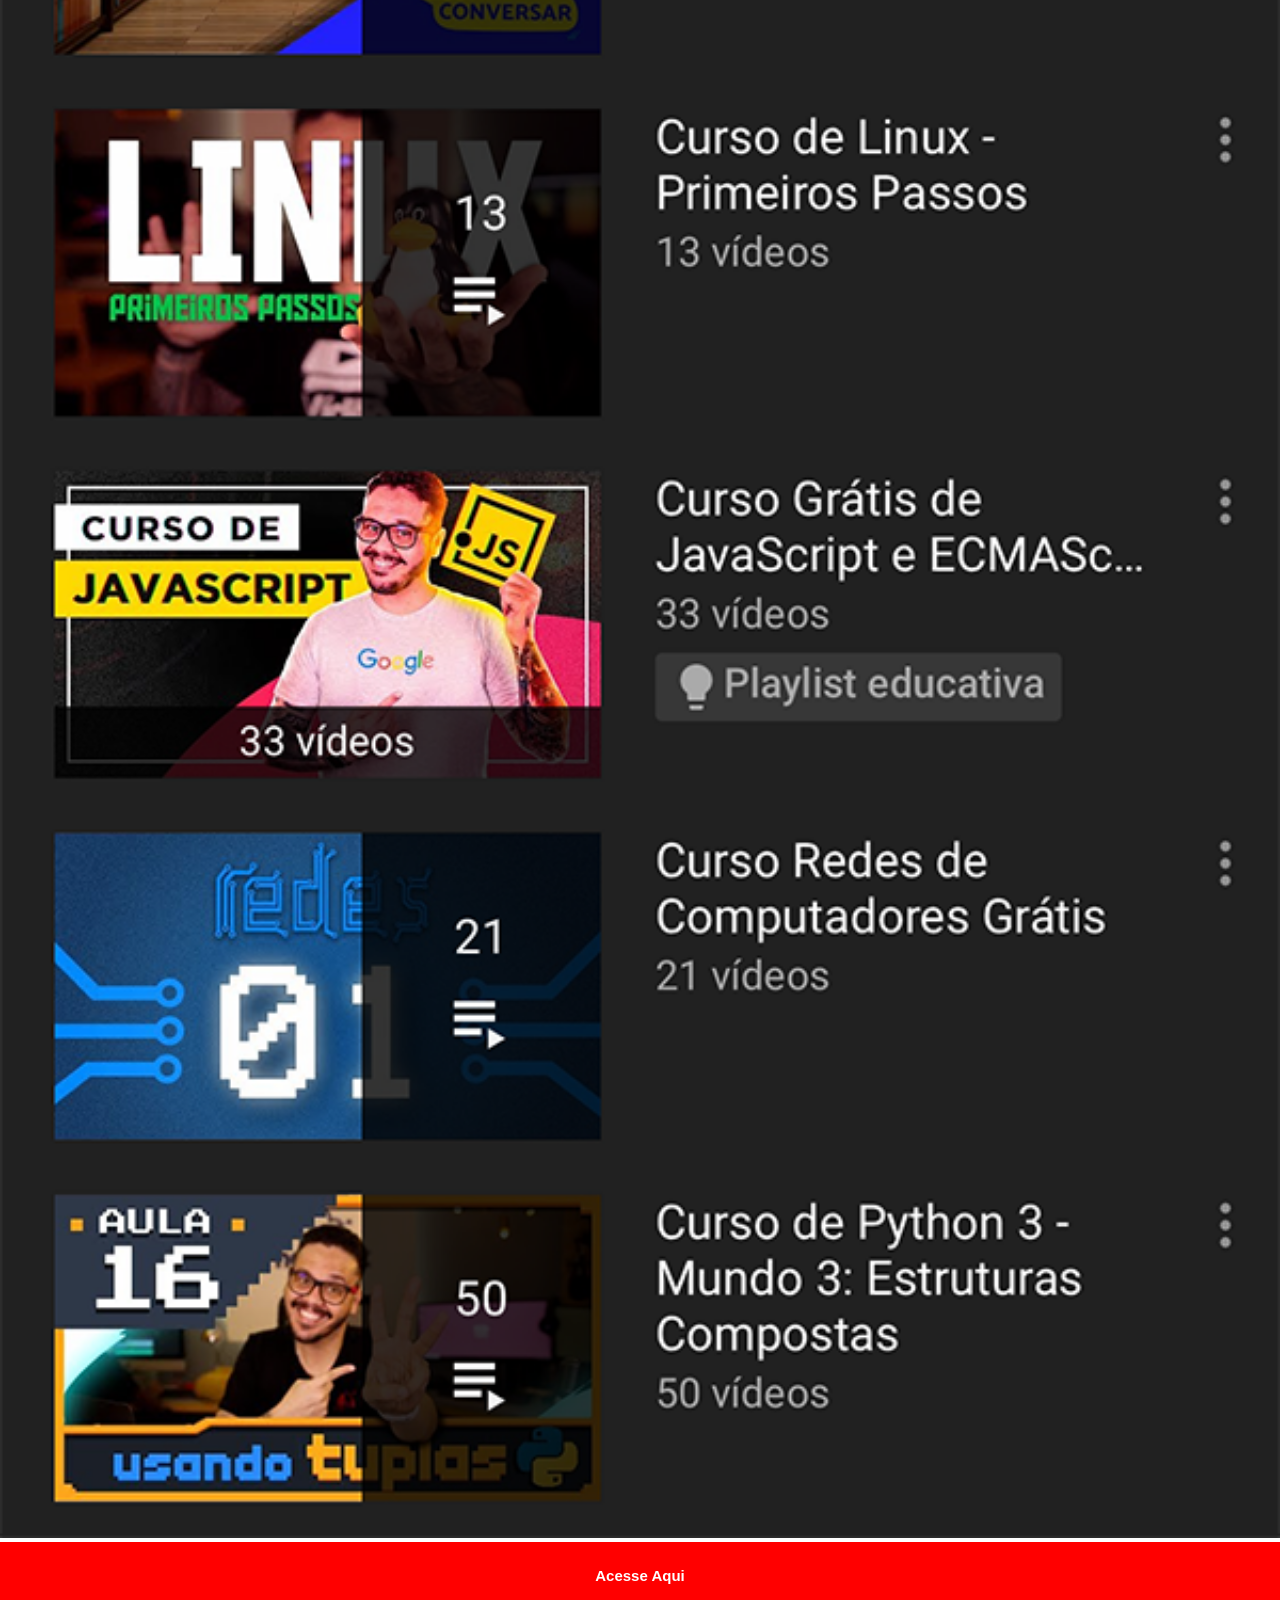
<file: youtube.html>
<!DOCTYPE html>
<html lang="pt-br">
<head>
    <meta charset="UTF-8">
    <meta name="viewport" content="width=device-width, initial-scale=1.0">
    <title>Youtube</title>
</head>
<style>
    * {
        margin: 0px;
        padding: 0px;
        font-family: Arial, Helvetica, sans-serif;
    }

    ::-webkit-scrollbar { /* Pseudoclasse para esconder as barra laterais*/
        width: 0px;
        height: 0px;
    }

    img {
         width: 100vw;
    }

    a {
        display: block;
        background-color: red;
        padding: 25px;
        font-size: 15px;
        font-weight: bold;
        text-align: center;
        text-decoration: none;
        color: white;
    }

</style>
<body>
    <img src="imagens/tela-youtube.png" alt="Youtube">
    <a href="https://www.youtube.com/cursoemvideo" target="_blank">Acesse Aqui</a>
</body>
</html>
</file>
<file: estilos/styles.css>
@charset "UTF-8"; 
 
 * {
    margin: 0;
    padding: 0;
    font-family: Arial, Helvetica, sans-serif;
 }


 html, body {
    height: 100vh; /* ocupa 100% da altura da tela*/
    width: 100vw; /* ocupa 100% da largura da tela*/
    background-color: black;
 }

 body {
   background: url(../imagens/fundo-madeira.jpg) no-repeat center;
   background-size: cover;
   background-attachment: fixed;

 }
 main {
    height: 100vh;
    position: relative;
 }

section#telefone {
    height: 627px;
    width: 311px;
    position: absolute;
    top: 50%;
    left: 50%;
    transform: translate(-50%, -50%);
    background: url(../imagens/frame-iphone.png) no-repeat;
 }

 iframe#tela {
    position: relative;
    top: 80px;
    left: 22px;
    width: 269px;
    height: 471px;
}
section#redes-sociais {
   text-align: right;
   display: flex;
   flex-direction: column;
 }

section#redes-sociais img {
   margin: 10px;
   width: 50px;
   border-radius: 50%;
   box-shadow: 2px 2px 5px (rgba(0, 0, 0, 0.400));
   box-sizing: border-box;
   }  

section#redes-sociais img:hover{
   border: 2px solid white;
   transform: translate(-3px, -3px);
   box-shadow: 5px 5px 10px rgba(0, 0, 0, 0.673);
   transition: transform 0.3s, border 1s;
}
</file>
